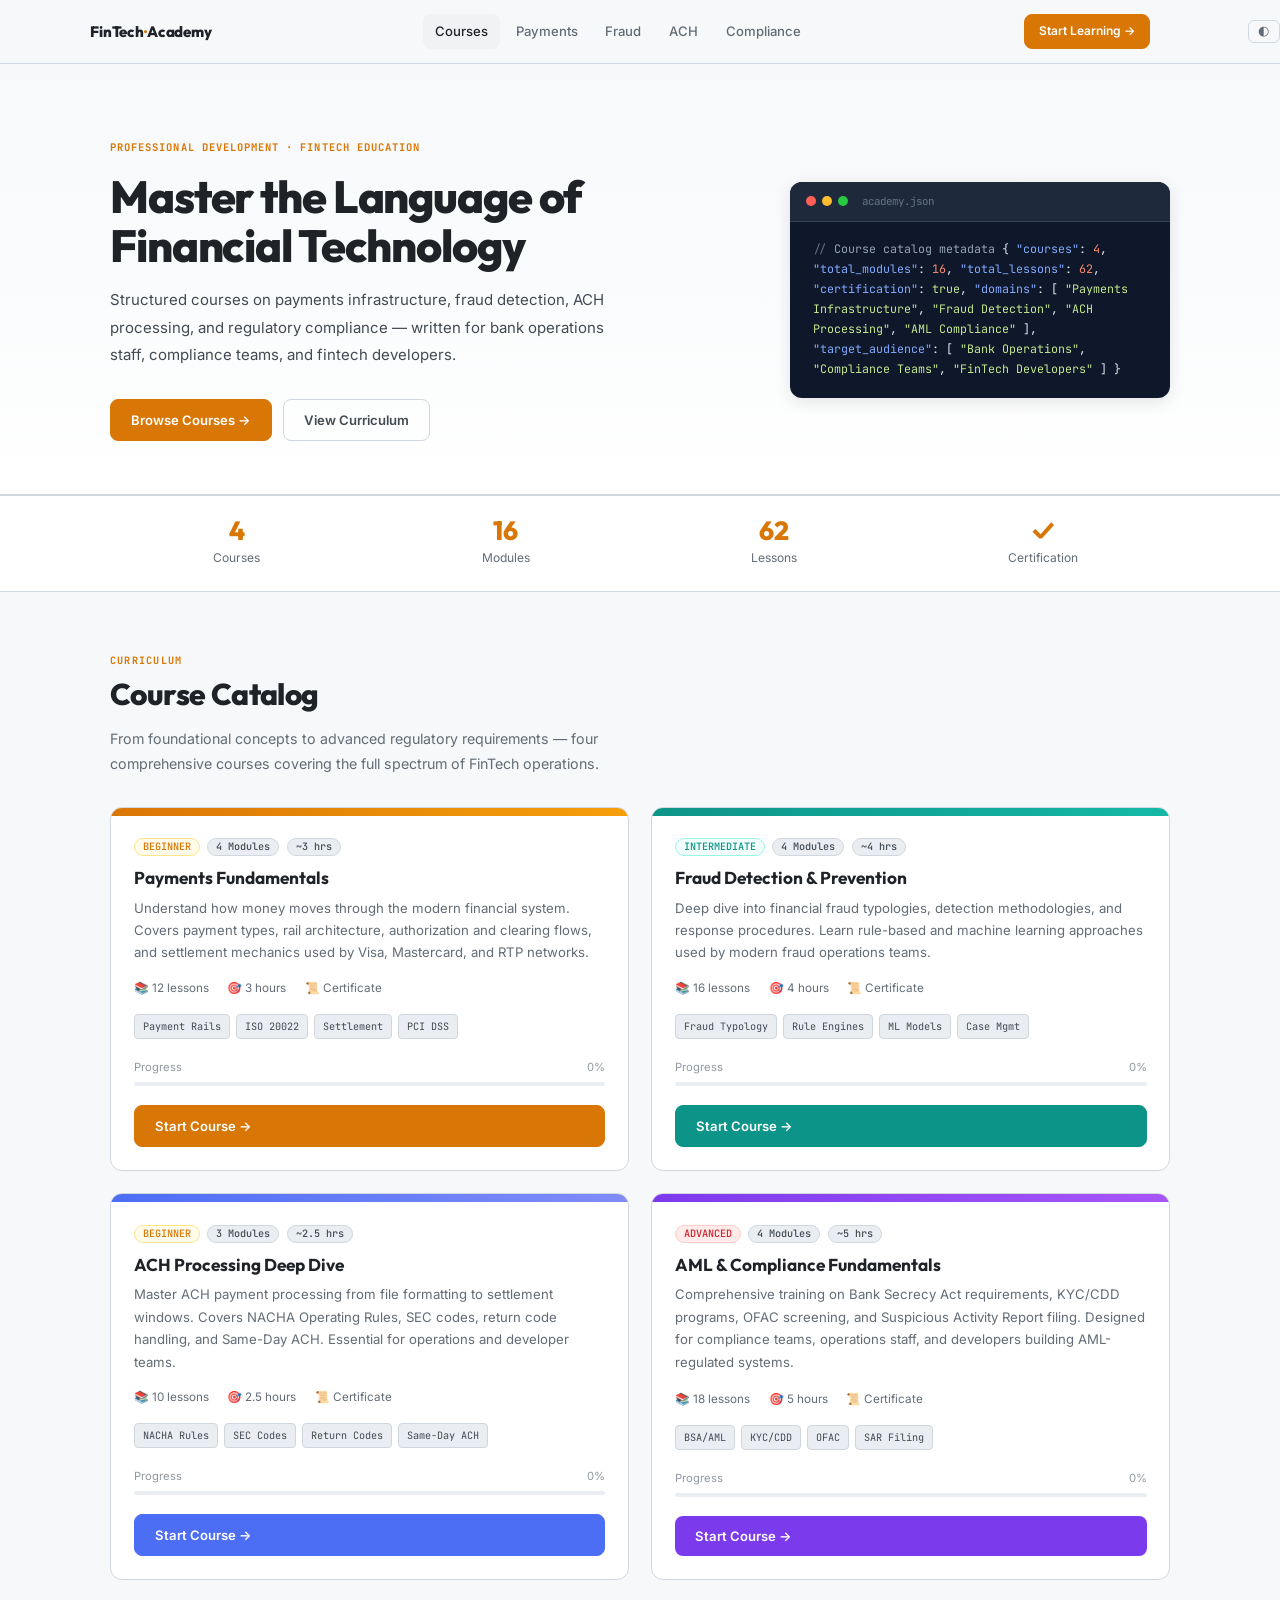
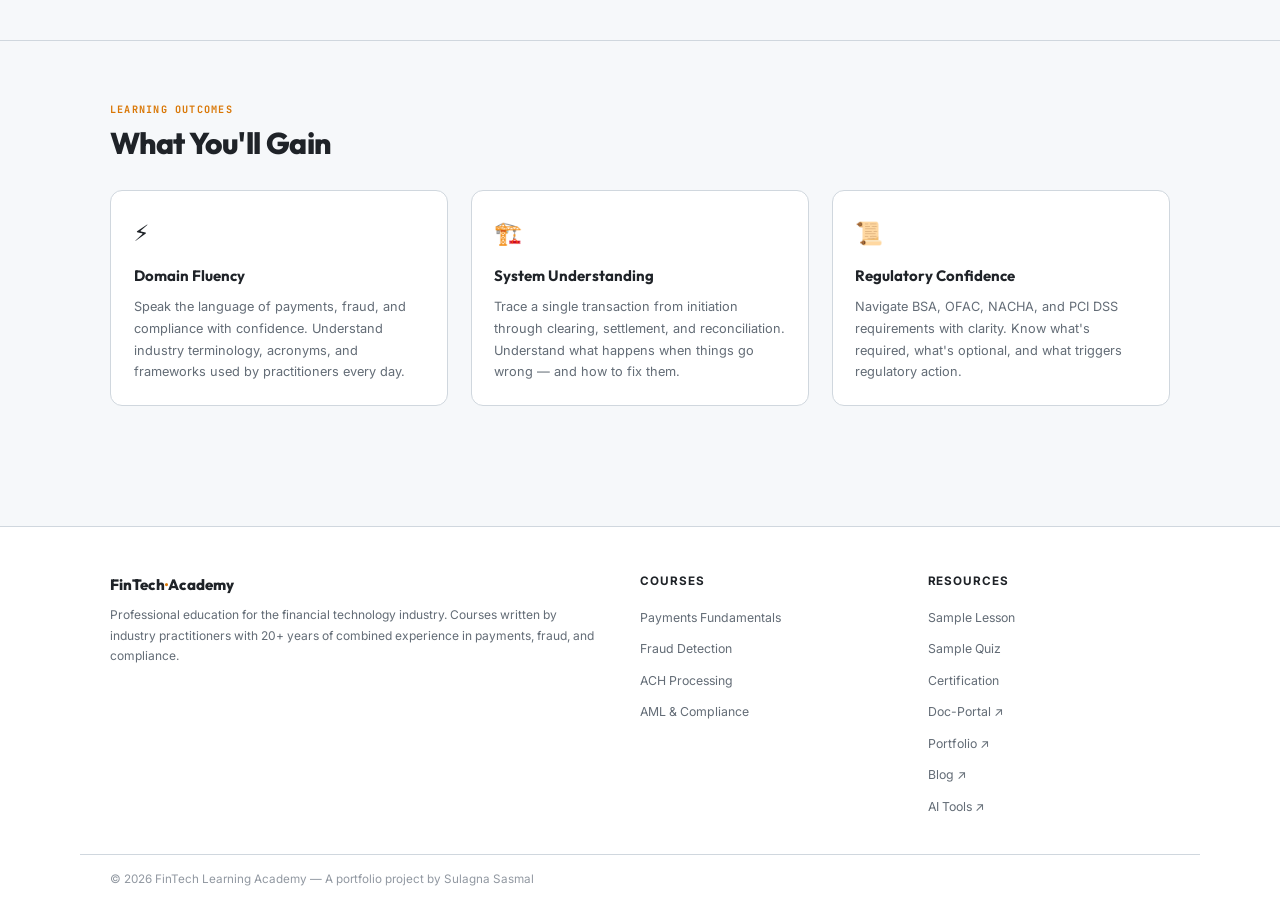
<file: index.html>
<!DOCTYPE html>
<html lang="en">
<head>
<meta charset="UTF-8">
<meta name="viewport" content="width=device-width, initial-scale=1.0">
<meta name="description" content="FinTech Learning Academy — structured courses on payments, fraud detection, ACH processing, and compliance. Professional development for bank employees and fintech developers.">
<title>FinTech Learning Academy — Payments, Fraud & Compliance Courses</title>
<link rel="stylesheet" href="assets/css/style.css">
<link rel="icon" href="data:image/svg+xml,<svg xmlns='http://www.w3.org/2000/svg' viewBox='0 0 100 100'><text y='.9em' font-size='90'>🎓</text></svg>">
<script>(function(){var t=localStorage.getItem("theme");if(t)document.documentElement.setAttribute("data-theme",t);else if(window.matchMedia("(prefers-color-scheme:dark)").matches)document.documentElement.setAttribute("data-theme","dark");else document.documentElement.setAttribute("data-theme","light");})()</script>
</head>
<body>

<!-- NAV -->
<nav class="nav">
  <div class="nav-inner">
    <a href="index.html" class="nav-brand">FinTech<span>·</span>Academy</a>
    <div class="nav-links">
      <a href="index.html"         class="nav-link active">Courses</a>
      <a href="course-payments.html" class="nav-link">Payments</a>
      <a href="course-fraud.html"    class="nav-link">Fraud</a>
      <a href="course-ach.html"      class="nav-link">ACH</a>
      <a href="course-compliance.html" class="nav-link">Compliance</a>
    </div>
    <div class="nav-actions">
      <a href="course-payments.html" class="btn btn-primary btn-sm">Start Learning →</a>
    </div>
  </div>
  <button class="theme-toggle" id="theme-toggle" aria-label="Toggle dark mode">&#9680;</button>
</nav>

<!-- HERO -->
<section class="hero">
  <div class="hero-inner">
    <div>
      <p class="hero-eyebrow">PROFESSIONAL DEVELOPMENT · FINTECH EDUCATION</p>
      <h1>Master the Language of Financial Technology</h1>
      <p class="hero-sub">Structured courses on payments infrastructure, fraud detection, ACH processing, and regulatory compliance — written for bank operations staff, compliance teams, and fintech developers.</p>
      <div class="hero-actions">
        <a href="course-payments.html" class="btn btn-primary">Browse Courses →</a>
        <a href="#courses" class="btn btn-outline">View Curriculum</a>
      </div>
    </div>
    <div>
      <div style="background:var(--code-bg);border-radius:12px;padding:0;overflow:hidden;font-family:var(--font-mono);font-size:0.78rem;line-height:1.7;box-shadow:var(--shadow-lg);">
        <div style="background:#1e293b;padding:10px 16px;display:flex;align-items:center;gap:6px;border-bottom:1px solid #334155;">
          <span style="width:10px;height:10px;border-radius:50%;background:#ff5f57;display:inline-block;"></span>
          <span style="width:10px;height:10px;border-radius:50%;background:#febc2e;display:inline-block;"></span>
          <span style="width:10px;height:10px;border-radius:50%;background:#28c840;display:inline-block;"></span>
          <span style="margin-left:8px;color:#64748b;font-size:0.72rem;">academy.json</span>
        </div>
        <div style="padding:1.25rem 1.5rem;color:#e2e8f0;">
<span style="color:#64748b">//</span> <span style="color:#94a3b8">Course catalog metadata</span>
{
  <span style="color:#82aaff">"courses"</span>: <span style="color:#f78c6c">4</span>,
  <span style="color:#82aaff">"total_modules"</span>: <span style="color:#f78c6c">16</span>,
  <span style="color:#82aaff">"total_lessons"</span>: <span style="color:#f78c6c">62</span>,
  <span style="color:#82aaff">"certification"</span>: <span style="color:#c3e88d">true</span>,
  <span style="color:#82aaff">"domains"</span>: [
    <span style="color:#c3e88d">"Payments Infrastructure"</span>,
    <span style="color:#c3e88d">"Fraud Detection"</span>,
    <span style="color:#c3e88d">"ACH Processing"</span>,
    <span style="color:#c3e88d">"AML Compliance"</span>
  ],
  <span style="color:#82aaff">"target_audience"</span>: [
    <span style="color:#c3e88d">"Bank Operations"</span>,
    <span style="color:#c3e88d">"Compliance Teams"</span>,
    <span style="color:#c3e88d">"FinTech Developers"</span>
  ]
}
        </div>
      </div>
    </div>
  </div>
</section>

<!-- STATS STRIP -->
<div class="stats-strip">
  <div class="stats-grid">
    <div class="stat-item">
      <span class="stat-number">4</span>
      <div class="stat-label">Courses</div>
    </div>
    <div class="stat-item">
      <span class="stat-number">16</span>
      <div class="stat-label">Modules</div>
    </div>
    <div class="stat-item">
      <span class="stat-number">62</span>
      <div class="stat-label">Lessons</div>
    </div>
    <div class="stat-item">
      <span class="stat-number">✓</span>
      <div class="stat-label">Certification</div>
    </div>
  </div>
</div>

<!-- COURSE CATALOG -->
<section class="section" id="courses">
  <div class="container">
    <p class="section-label">Curriculum</p>
    <h2 class="section-title">Course Catalog</h2>
    <p class="section-sub">From foundational concepts to advanced regulatory requirements — four comprehensive courses covering the full spectrum of FinTech operations.</p>

    <div class="course-grid">

      <!-- Course 1: Payments Fundamentals -->
      <a class="course-card" href="course-payments.html">
        <div class="course-header course-header-amber"></div>
        <div class="course-body">
          <div class="course-meta">
            <span class="badge badge-amber">BEGINNER</span>
            <span class="badge badge-gray">4 Modules</span>
            <span class="badge badge-gray">~3 hrs</span>
          </div>
          <div class="course-title">Payments Fundamentals</div>
          <p class="course-desc">Understand how money moves through the modern financial system. Covers payment types, rail architecture, authorization and clearing flows, and settlement mechanics used by Visa, Mastercard, and RTP networks.</p>
          <div class="course-stats">
            <span>📚 12 lessons</span>
            <span>🎯 3 hours</span>
            <span>📜 Certificate</span>
          </div>
          <div class="skills-list">
            <span class="skill-chip">Payment Rails</span>
            <span class="skill-chip">ISO 20022</span>
            <span class="skill-chip">Settlement</span>
            <span class="skill-chip">PCI DSS</span>
          </div>
          <div class="progress-bar-wrap" data-course="payments" data-total="12">
            <div class="progress-label">
              <span>Progress</span>
              <span class="progress-pct">0%</span>
            </div>
            <div class="progress-bar"><div class="progress-fill" style="width:0%"></div></div>
          </div>
          <div class="btn btn-primary">Start Course →</div>
        </div>
      </a>

      <!-- Course 2: Fraud Detection -->
      <a class="course-card" href="course-fraud.html">
        <div class="course-header course-header-teal"></div>
        <div class="course-body">
          <div class="course-meta">
            <span class="badge badge-teal">INTERMEDIATE</span>
            <span class="badge badge-gray">4 Modules</span>
            <span class="badge badge-gray">~4 hrs</span>
          </div>
          <div class="course-title">Fraud Detection &amp; Prevention</div>
          <p class="course-desc">Deep dive into financial fraud typologies, detection methodologies, and response procedures. Learn rule-based and machine learning approaches used by modern fraud operations teams.</p>
          <div class="course-stats">
            <span>📚 16 lessons</span>
            <span>🎯 4 hours</span>
            <span>📜 Certificate</span>
          </div>
          <div class="skills-list">
            <span class="skill-chip">Fraud Typology</span>
            <span class="skill-chip">Rule Engines</span>
            <span class="skill-chip">ML Models</span>
            <span class="skill-chip">Case Mgmt</span>
          </div>
          <div class="progress-bar-wrap" data-course="fraud" data-total="16">
            <div class="progress-label">
              <span>Progress</span>
              <span class="progress-pct">0%</span>
            </div>
            <div class="progress-bar"><div class="progress-fill" style="width:0%"></div></div>
          </div>
          <div class="btn btn-teal">Start Course →</div>
        </div>
      </a>

      <!-- Course 3: ACH Processing -->
      <a class="course-card" href="course-ach.html">
        <div class="course-header course-header-indigo"></div>
        <div class="course-body">
          <div class="course-meta">
            <span class="badge badge-amber">BEGINNER</span>
            <span class="badge badge-gray">3 Modules</span>
            <span class="badge badge-gray">~2.5 hrs</span>
          </div>
          <div class="course-title">ACH Processing Deep Dive</div>
          <p class="course-desc">Master ACH payment processing from file formatting to settlement windows. Covers NACHA Operating Rules, SEC codes, return code handling, and Same-Day ACH. Essential for operations and developer teams.</p>
          <div class="course-stats">
            <span>📚 10 lessons</span>
            <span>🎯 2.5 hours</span>
            <span>📜 Certificate</span>
          </div>
          <div class="skills-list">
            <span class="skill-chip">NACHA Rules</span>
            <span class="skill-chip">SEC Codes</span>
            <span class="skill-chip">Return Codes</span>
            <span class="skill-chip">Same-Day ACH</span>
          </div>
          <div class="progress-bar-wrap" data-course="ach" data-total="10">
            <div class="progress-label">
              <span>Progress</span>
              <span class="progress-pct">0%</span>
            </div>
            <div class="progress-bar"><div class="progress-fill" style="width:0%"></div></div>
          </div>
          <div class="btn btn-indigo">Start Course →</div>
        </div>
      </a>

      <!-- Course 4: AML & Compliance -->
      <a class="course-card" href="course-compliance.html">
        <div class="course-header course-header-purple"></div>
        <div class="course-body">
          <div class="course-meta">
            <span class="badge badge-red">ADVANCED</span>
            <span class="badge badge-gray">4 Modules</span>
            <span class="badge badge-gray">~5 hrs</span>
          </div>
          <div class="course-title">AML &amp; Compliance Fundamentals</div>
          <p class="course-desc">Comprehensive training on Bank Secrecy Act requirements, KYC/CDD programs, OFAC screening, and Suspicious Activity Report filing. Designed for compliance teams, operations staff, and developers building AML-regulated systems.</p>
          <div class="course-stats">
            <span>📚 18 lessons</span>
            <span>🎯 5 hours</span>
            <span>📜 Certificate</span>
          </div>
          <div class="skills-list">
            <span class="skill-chip">BSA/AML</span>
            <span class="skill-chip">KYC/CDD</span>
            <span class="skill-chip">OFAC</span>
            <span class="skill-chip">SAR Filing</span>
          </div>
          <div class="progress-bar-wrap" data-course="compliance" data-total="18">
            <div class="progress-label">
              <span>Progress</span>
              <span class="progress-pct">0%</span>
            </div>
            <div class="progress-bar"><div class="progress-fill" style="width:0%"></div></div>
          </div>
          <div class="btn" style="background:var(--purple);color:#fff;border-color:var(--purple);">Start Course →</div>
        </div>
      </a>

    </div>
  </div>
</section>

<hr class="divider-line">

<!-- WHAT YOU'LL LEARN -->
<section class="section">
  <div class="container">
    <p class="section-label">Learning Outcomes</p>
    <h2 class="section-title">What You'll Gain</h2>
    <div style="display:grid;grid-template-columns:repeat(3,1fr);gap:1.5rem;margin-top:2rem;">
      <div style="background:var(--bg-card);border:1px solid var(--border);border-radius:var(--radius-lg);padding:1.5rem;">
        <div style="font-size:1.5rem;margin-bottom:0.75rem;">⚡</div>
        <div style="font-family:var(--font-display);font-weight:700;color:var(--text);margin-bottom:0.5rem;">Domain Fluency</div>
        <p style="font-size:0.85rem;color:var(--text-3);line-height:1.7;">Speak the language of payments, fraud, and compliance with confidence. Understand industry terminology, acronyms, and frameworks used by practitioners every day.</p>
      </div>
      <div style="background:var(--bg-card);border:1px solid var(--border);border-radius:var(--radius-lg);padding:1.5rem;">
        <div style="font-size:1.5rem;margin-bottom:0.75rem;">🏗️</div>
        <div style="font-family:var(--font-display);font-weight:700;color:var(--text);margin-bottom:0.5rem;">System Understanding</div>
        <p style="font-size:0.85rem;color:var(--text-3);line-height:1.7;">Trace a single transaction from initiation through clearing, settlement, and reconciliation. Understand what happens when things go wrong — and how to fix them.</p>
      </div>
      <div style="background:var(--bg-card);border:1px solid var(--border);border-radius:var(--radius-lg);padding:1.5rem;">
        <div style="font-size:1.5rem;margin-bottom:0.75rem;">📜</div>
        <div style="font-family:var(--font-display);font-weight:700;color:var(--text);margin-bottom:0.5rem;">Regulatory Confidence</div>
        <p style="font-size:0.85rem;color:var(--text-3);line-height:1.7;">Navigate BSA, OFAC, NACHA, and PCI DSS requirements with clarity. Know what's required, what's optional, and what triggers regulatory action.</p>
      </div>
    </div>
  </div>
</section>

<!-- FOOTER -->
<footer class="footer">
  <div class="footer-grid">
    <div>
      <div class="footer-brand">FinTech<span>·</span>Academy</div>
      <p class="footer-desc" style="margin-top:0.5rem;">Professional education for the financial technology industry. Courses written by industry practitioners with 20+ years of combined experience in payments, fraud, and compliance.</p>
    </div>
    <div>
      <div class="footer-col-title">Courses</div>
      <ul class="footer-links">
        <li><a href="course-payments.html">Payments Fundamentals</a></li>
        <li><a href="course-fraud.html">Fraud Detection</a></li>
        <li><a href="course-ach.html">ACH Processing</a></li>
        <li><a href="course-compliance.html">AML &amp; Compliance</a></li>
      </ul>
    </div>
    <div>
      <div class="footer-col-title">Resources</div>
      <ul class="footer-links">
        <li><a href="lesson.html">Sample Lesson</a></li>
        <li><a href="quiz.html">Sample Quiz</a></li>
        <li><a href="certificate.html">Certification</a></li>
        <li><a href="https://sulagnasasmal.github.io/doc-portal/">Doc-Portal ↗</a></li>
        <li><a href="https://sulagnasasmal.com/" target="_blank" rel="noopener">Portfolio ↗</a></li>
        <li><a href="https://sulagnasasmal.com/blog" target="_blank" rel="noopener">Blog ↗</a></li>
        <li><a href="https://sulagnasasmal.github.io/ai-doc-tools/" target="_blank" rel="noopener">AI Tools ↗</a></li>
      </ul>
    </div>
  </div>
  <div class="footer-bottom">
    <span class="footer-copyright">© 2026 FinTech Learning Academy — A portfolio project by Sulagna Sasmal</span>
  </div>
</footer>

<script src="assets/js/progress.js"></script>
<script src="assets/js/theme.js"></script>
</body>
</html>
</file>
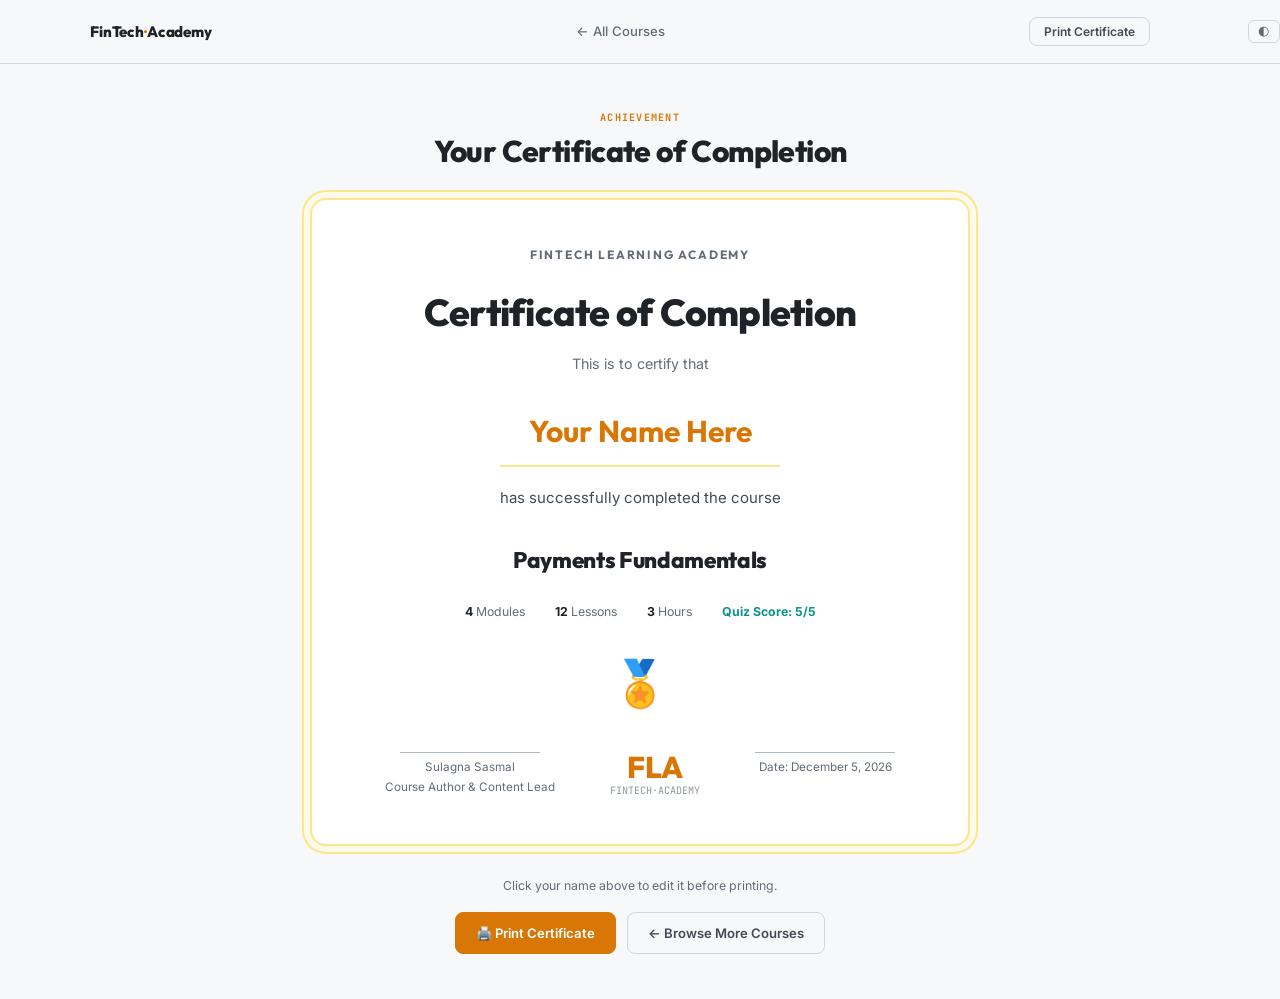
<file: certificate.html>
<!DOCTYPE html>
<html lang="en">
<head>
<meta charset="UTF-8">
<meta name="viewport" content="width=device-width, initial-scale=1.0">
<title>Certificate of Completion — FinTech Learning Academy</title>
<link rel="stylesheet" href="assets/css/style.css">
<link rel="icon" href="data:image/svg+xml,<svg xmlns='http://www.w3.org/2000/svg' viewBox='0 0 100 100'><text y='.9em' font-size='90'>🎓</text></svg>">
<script>(function(){var t=localStorage.getItem("theme");if(t)document.documentElement.setAttribute("data-theme",t);else if(window.matchMedia("(prefers-color-scheme:dark)").matches)document.documentElement.setAttribute("data-theme","dark");else document.documentElement.setAttribute("data-theme","light");})()</script>
</head>
<body>

<nav class="nav">
  <div class="nav-inner">
    <a href="index.html" class="nav-brand">FinTech<span>·</span>Academy</a>
    <div class="nav-links">
      <a href="index.html" class="nav-link">← All Courses</a>
    </div>
    <div class="nav-actions">
      <button class="btn btn-outline btn-sm" onclick="window.print()">Print Certificate</button>
    </div>
  </div>
  <button class="theme-toggle" id="theme-toggle" aria-label="Toggle dark mode">&#9680;</button>
</nav>

<div class="certificate-wrap">
  <div style="text-align:center;margin-bottom:2rem;">
    <p class="section-label">Achievement</p>
    <h1 class="section-title">Your Certificate of Completion</h1>
  </div>

  <div class="certificate-frame">
    <div class="certificate-header">FinTech Learning Academy</div>
    <div class="certificate-title">Certificate of Completion</div>
    <div class="certificate-sub">This is to certify that</div>
    <div class="certificate-name" id="cert-name" contenteditable="true" title="Click to edit your name">Your Name Here</div>
    <p class="certificate-course" style="margin-top:0.75rem;">has successfully completed the course</p>
    <h2 style="font-family:var(--font-display);font-size:1.5rem;font-weight:800;color:var(--text);margin:0.5rem 0 1.5rem;letter-spacing:-0.015em;">Payments Fundamentals</h2>
    <div style="display:flex;gap:2rem;justify-content:center;font-size:0.82rem;color:var(--text-3);margin-bottom:1.5rem;">
      <span><strong style="color:var(--text);">4</strong> Modules</span>
      <span><strong style="color:var(--text);">12</strong> Lessons</span>
      <span><strong style="color:var(--text);">3</strong> Hours</span>
      <span><strong style="color:var(--teal);">Quiz Score: 5/5</strong></span>
    </div>
    <div class="certificate-seal">🏅</div>
    <div class="certificate-footer">
      <div class="certificate-sig">
        <div class="certificate-sig-line"></div>
        <div class="certificate-sig-name">Sulagna Sasmal<br>Course Author & Content Lead</div>
      </div>
      <div style="text-align:center;">
        <div style="font-family:var(--font-display);font-size:2rem;font-weight:800;color:var(--amber);line-height:1;">FLA</div>
        <div style="font-size:0.68rem;color:var(--text-4);font-family:var(--font-mono);">FINTECH·ACADEMY</div>
      </div>
      <div class="certificate-sig">
        <div class="certificate-sig-line"></div>
        <div class="certificate-sig-name" id="cert-date">Date: <span id="completion-date"></span></div>
      </div>
    </div>
  </div>

  <div style="text-align:center;margin-top:2rem;">
    <p style="font-size:0.82rem;color:var(--text-3);margin-bottom:1rem;">Click your name above to edit it before printing.</p>
    <div style="display:flex;gap:0.75rem;justify-content:center;flex-wrap:wrap;">
      <button class="btn btn-primary" onclick="window.print()">🖨️ Print Certificate</button>
      <a href="index.html" class="btn btn-outline">← Browse More Courses</a>
    </div>
  </div>
</div>

<script>
  // Set today's date
  document.getElementById('completion-date').textContent = new Date().toLocaleDateString('en-US', { year: 'numeric', month: 'long', day: 'numeric' });
</script>
<script src="assets/js/progress.js"></script>
<script src="assets/js/theme.js"></script>
</body>
</html>
</file>
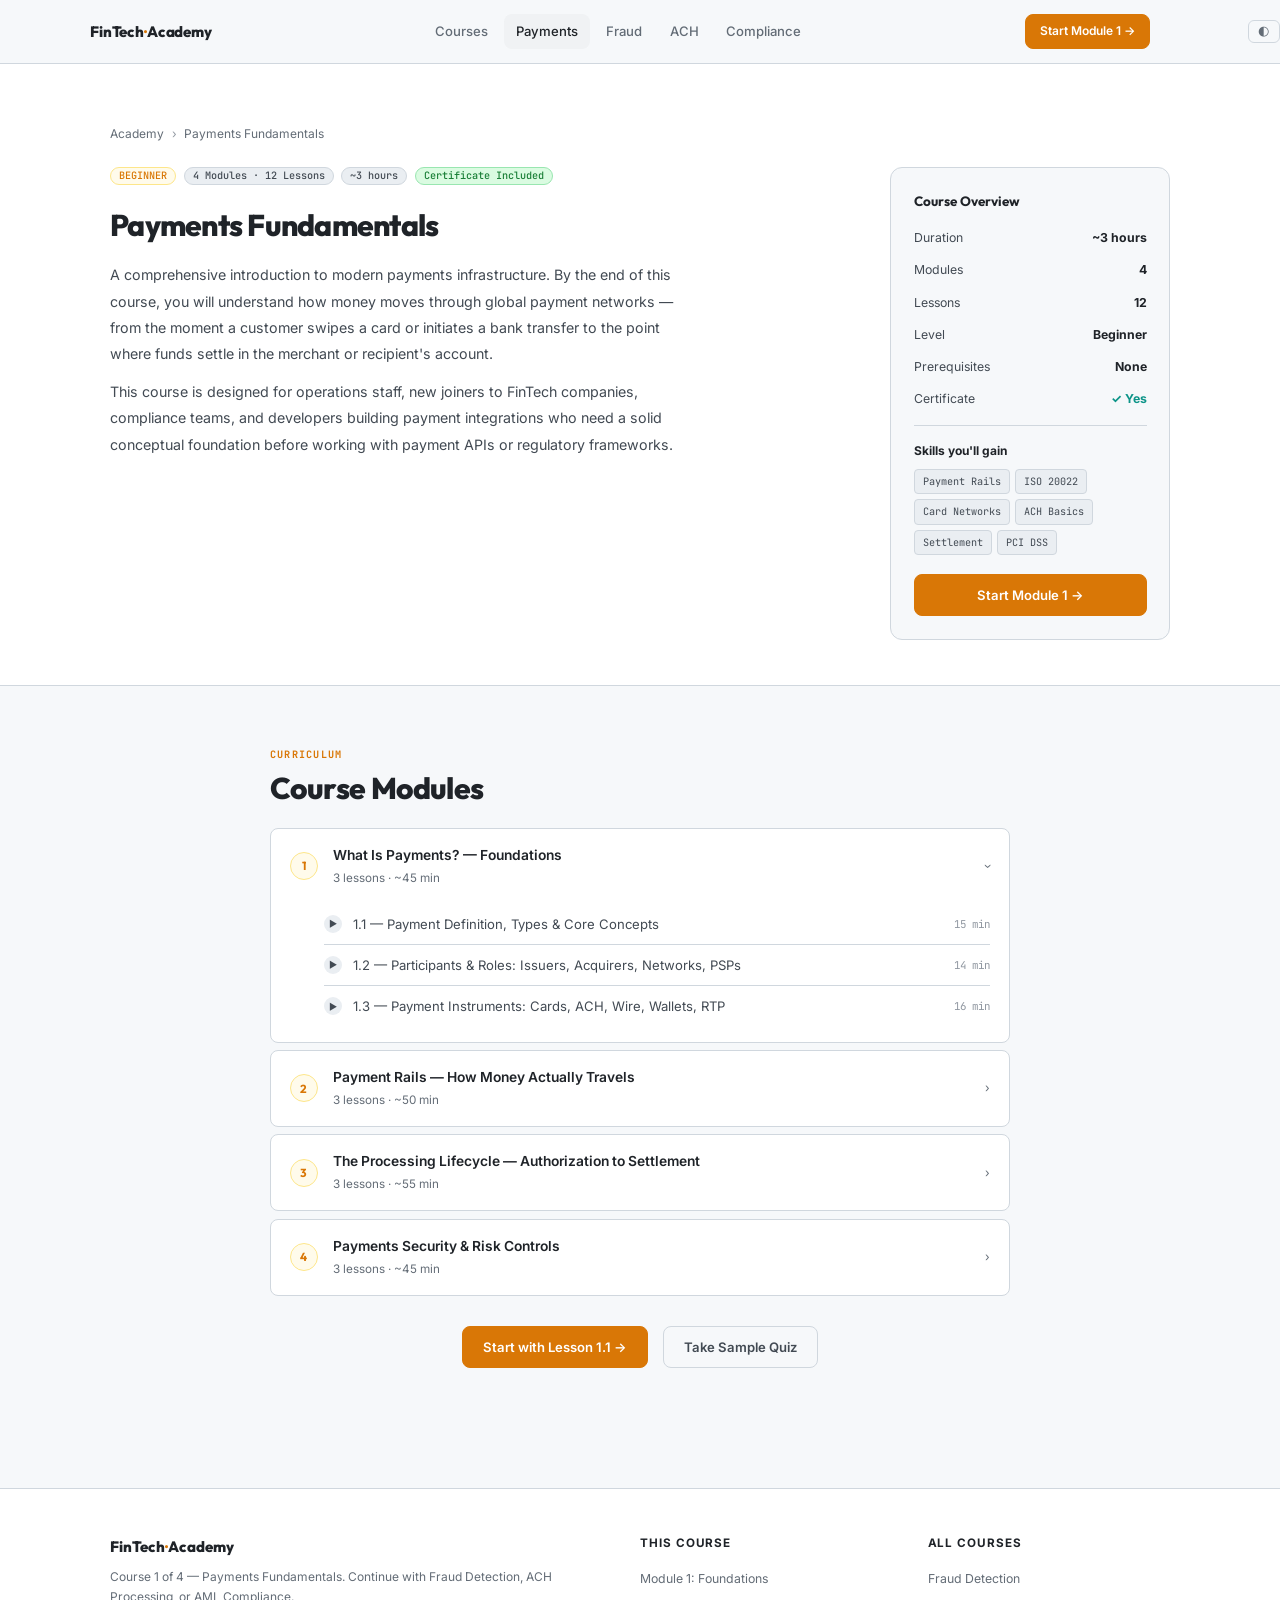
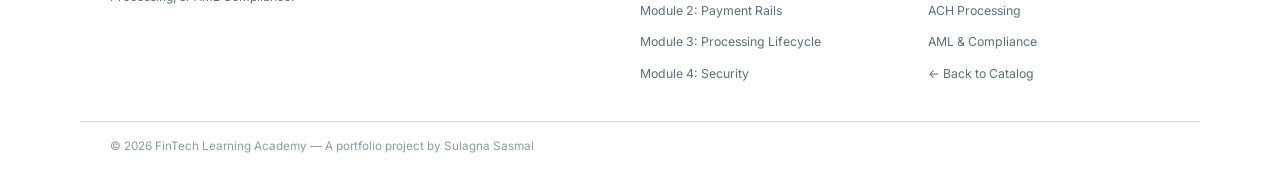
<file: course-payments.html>
<!DOCTYPE html>
<html lang="en">
<head>
<meta charset="UTF-8">
<meta name="viewport" content="width=device-width, initial-scale=1.0">
<title>Payments Fundamentals — FinTech Learning Academy</title>
<link rel="stylesheet" href="assets/css/style.css">
<link rel="icon" href="data:image/svg+xml,<svg xmlns='http://www.w3.org/2000/svg' viewBox='0 0 100 100'><text y='.9em' font-size='90'>🎓</text></svg>">
<script>(function(){var t=localStorage.getItem("theme");if(t)document.documentElement.setAttribute("data-theme",t);else if(window.matchMedia("(prefers-color-scheme:dark)").matches)document.documentElement.setAttribute("data-theme","dark");else document.documentElement.setAttribute("data-theme","light");})()</script>
</head>
<body>

<nav class="nav">
  <div class="nav-inner">
    <a href="index.html" class="nav-brand">FinTech<span>·</span>Academy</a>
    <div class="nav-links">
      <a href="index.html" class="nav-link">Courses</a>
      <a href="course-payments.html" class="nav-link active">Payments</a>
      <a href="course-fraud.html" class="nav-link">Fraud</a>
      <a href="course-ach.html" class="nav-link">ACH</a>
      <a href="course-compliance.html" class="nav-link">Compliance</a>
    </div>
    <div class="nav-actions">
      <a href="lesson.html" class="btn btn-primary btn-sm">Start Module 1 →</a>
    </div>
  </div>
  <button class="theme-toggle" id="theme-toggle" aria-label="Toggle dark mode">&#9680;</button>
</nav>

<!-- COURSE HERO -->
<section style="background:var(--bg-card);border-bottom:1px solid var(--border);padding:3rem 0;">
  <div class="container">
    <div class="breadcrumb">
      <a href="index.html">Academy</a>
      <span class="breadcrumb-sep">›</span>
      <span>Payments Fundamentals</span>
    </div>
    <div style="display:grid;grid-template-columns:1fr 280px;gap:3rem;align-items:start;margin-top:0.5rem;">
      <div>
        <div style="display:flex;gap:0.5rem;margin-bottom:1rem;flex-wrap:wrap;">
          <span class="badge badge-amber">BEGINNER</span>
          <span class="badge badge-gray">4 Modules · 12 Lessons</span>
          <span class="badge badge-gray">~3 hours</span>
          <span class="badge badge-green">Certificate Included</span>
        </div>
        <h1 style="font-family:var(--font-display);font-size:2rem;font-weight:800;color:var(--text);letter-spacing:-0.025em;margin-bottom:0.75rem;">Payments Fundamentals</h1>
        <p style="color:var(--text-2);font-size:0.95rem;line-height:1.85;max-width:580px;">
          A comprehensive introduction to modern payments infrastructure. By the end of this course, you will understand how money moves through global payment networks — from the moment a customer swipes a card or initiates a bank transfer to the point where funds settle in the merchant or recipient's account.
        </p>
        <p style="color:var(--text-2);font-size:0.95rem;line-height:1.85;max-width:580px;margin-top:0.75rem;">
          This course is designed for operations staff, new joiners to FinTech companies, compliance teams, and developers building payment integrations who need a solid conceptual foundation before working with payment APIs or regulatory frameworks.
        </p>
      </div>
      <div>
        <div style="background:var(--bg);border:1px solid var(--border);border-radius:var(--radius-lg);padding:1.5rem;">
          <div style="font-family:var(--font-display);font-weight:700;color:var(--text);margin-bottom:1rem;font-size:0.9rem;">Course Overview</div>
          <div style="display:flex;flex-direction:column;gap:0.75rem;font-size:0.82rem;color:var(--text-2);">
            <div style="display:flex;justify-content:space-between;"><span>Duration</span><strong style="color:var(--text);">~3 hours</strong></div>
            <div style="display:flex;justify-content:space-between;"><span>Modules</span><strong style="color:var(--text);">4</strong></div>
            <div style="display:flex;justify-content:space-between;"><span>Lessons</span><strong style="color:var(--text);">12</strong></div>
            <div style="display:flex;justify-content:space-between;"><span>Level</span><strong style="color:var(--text);">Beginner</strong></div>
            <div style="display:flex;justify-content:space-between;"><span>Prerequisites</span><strong style="color:var(--text);">None</strong></div>
            <div style="display:flex;justify-content:space-between;"><span>Certificate</span><strong style="color:var(--teal);">✓ Yes</strong></div>
          </div>
          <hr style="border:none;border-top:1px solid var(--border);margin:1rem 0;">
          <div style="font-size:0.8rem;font-weight:700;color:var(--text);margin-bottom:0.5rem;">Skills you'll gain</div>
          <div style="display:flex;flex-wrap:wrap;gap:0.35rem;">
            <span class="skill-chip">Payment Rails</span>
            <span class="skill-chip">ISO 20022</span>
            <span class="skill-chip">Card Networks</span>
            <span class="skill-chip">ACH Basics</span>
            <span class="skill-chip">Settlement</span>
            <span class="skill-chip">PCI DSS</span>
          </div>
          <a href="lesson.html" class="btn btn-primary" style="width:100%;justify-content:center;margin-top:1.25rem;">Start Module 1 →</a>
        </div>
      </div>
    </div>
  </div>
</section>

<!-- MODULES -->
<section class="section">
  <div class="container-narrow">
    <p class="section-label">Curriculum</p>
    <h2 class="section-title">Course Modules</h2>

    <div class="module-list">

      <!-- Module 1 -->
      <div class="module-item open">
        <div class="module-header">
          <div class="module-number">1</div>
          <div class="module-title-wrap">
            <div class="module-title">What Is Payments? — Foundations</div>
            <div class="module-subtitle">3 lessons · ~45 min</div>
          </div>
          <span class="module-chevron">›</span>
        </div>
        <div class="module-lessons">
          <a href="lesson.html" class="lesson-link">
            <div class="lesson-icon">▶</div>
            <span>1.1 — Payment Definition, Types &amp; Core Concepts</span>
            <span class="lesson-duration">15 min</span>
          </a>
          <a href="#" class="lesson-link">
            <div class="lesson-icon">▶</div>
            <span>1.2 — Participants &amp; Roles: Issuers, Acquirers, Networks, PSPs</span>
            <span class="lesson-duration">14 min</span>
          </a>
          <a href="#" class="lesson-link">
            <div class="lesson-icon">▶</div>
            <span>1.3 — Payment Instruments: Cards, ACH, Wire, Wallets, RTP</span>
            <span class="lesson-duration">16 min</span>
          </a>
        </div>
      </div>

      <!-- Module 2 -->
      <div class="module-item">
        <div class="module-header">
          <div class="module-number">2</div>
          <div class="module-title-wrap">
            <div class="module-title">Payment Rails — How Money Actually Travels</div>
            <div class="module-subtitle">3 lessons · ~50 min</div>
          </div>
          <span class="module-chevron">›</span>
        </div>
        <div class="module-lessons">
          <a href="#" class="lesson-link">
            <div class="lesson-icon">▶</div>
            <span>2.1 — Card Networks: Visa, Mastercard, and Four-Party Model</span>
            <span class="lesson-duration">18 min</span>
          </a>
          <a href="#" class="lesson-link">
            <div class="lesson-icon">▶</div>
            <span>2.2 — Real-Time Payments: RTP, FedNow, and Instant Settlement</span>
            <span class="lesson-duration">16 min</span>
          </a>
          <a href="#" class="lesson-link">
            <div class="lesson-icon">▶</div>
            <span>2.3 — Cross-Border Rails: SWIFT, SEPA, and Correspondent Banking</span>
            <span class="lesson-duration">16 min</span>
          </a>
        </div>
      </div>

      <!-- Module 3 -->
      <div class="module-item">
        <div class="module-header">
          <div class="module-number">3</div>
          <div class="module-title-wrap">
            <div class="module-title">The Processing Lifecycle — Authorization to Settlement</div>
            <div class="module-subtitle">3 lessons · ~55 min</div>
          </div>
          <span class="module-chevron">›</span>
        </div>
        <div class="module-lessons">
          <a href="#" class="lesson-link">
            <div class="lesson-icon">▶</div>
            <span>3.1 — Authorization Flow: From Tap to Approval in 2 Seconds</span>
            <span class="lesson-duration">20 min</span>
          </a>
          <a href="#" class="lesson-link">
            <div class="lesson-icon">▶</div>
            <span>3.2 — Clearing &amp; Settlement: T+1, T+2, and Batch Windows</span>
            <span class="lesson-duration">18 min</span>
          </a>
          <a href="#" class="lesson-link">
            <div class="lesson-icon">▶</div>
            <span>3.3 — Reconciliation Basics: Matching, Exceptions, and Disputes</span>
            <span class="lesson-duration">17 min</span>
          </a>
        </div>
      </div>

      <!-- Module 4 -->
      <div class="module-item">
        <div class="module-header">
          <div class="module-number">4</div>
          <div class="module-title-wrap">
            <div class="module-title">Payments Security &amp; Risk Controls</div>
            <div class="module-subtitle">3 lessons · ~45 min</div>
          </div>
          <span class="module-chevron">›</span>
        </div>
        <div class="module-lessons">
          <a href="#" class="lesson-link">
            <div class="lesson-icon">▶</div>
            <span>4.1 — PCI DSS Overview: Scope, Levels, and Compliance Requirements</span>
            <span class="lesson-duration">15 min</span>
          </a>
          <a href="#" class="lesson-link">
            <div class="lesson-icon">▶</div>
            <span>4.2 — Tokenization, Encryption, and 3DS Authentication</span>
            <span class="lesson-duration">16 min</span>
          </a>
          <a href="#" class="lesson-link">
            <div class="lesson-icon">▶</div>
            <span>4.3 — Fraud Controls in the Authorization Path</span>
            <span class="lesson-duration">14 min</span>
          </a>
        </div>
      </div>

    </div>

    <div style="margin-top:2rem;text-align:center;">
      <a href="lesson.html" class="btn btn-primary">Start with Lesson 1.1 →</a>
      <a href="quiz.html" class="btn btn-outline" style="margin-left:0.75rem;">Take Sample Quiz</a>
    </div>
  </div>
</section>

<!-- FOOTER -->
<footer class="footer">
  <div class="footer-grid">
    <div>
      <div class="footer-brand">FinTech<span>·</span>Academy</div>
      <p class="footer-desc" style="margin-top:0.5rem;">Course 1 of 4 — Payments Fundamentals. Continue with Fraud Detection, ACH Processing, or AML Compliance.</p>
    </div>
    <div>
      <div class="footer-col-title">This Course</div>
      <ul class="footer-links">
        <li><a href="lesson.html">Module 1: Foundations</a></li>
        <li><a href="#">Module 2: Payment Rails</a></li>
        <li><a href="#">Module 3: Processing Lifecycle</a></li>
        <li><a href="#">Module 4: Security</a></li>
      </ul>
    </div>
    <div>
      <div class="footer-col-title">All Courses</div>
      <ul class="footer-links">
        <li><a href="course-fraud.html">Fraud Detection</a></li>
        <li><a href="course-ach.html">ACH Processing</a></li>
        <li><a href="course-compliance.html">AML &amp; Compliance</a></li>
        <li><a href="index.html">← Back to Catalog</a></li>
      </ul>
    </div>
  </div>
  <div class="footer-bottom">
    <span class="footer-copyright">© 2026 FinTech Learning Academy — A portfolio project by Sulagna Sasmal</span>
  </div>
</footer>

<script src="assets/js/progress.js"></script>
<script src="assets/js/theme.js"></script>
</body>
</html>
</file>
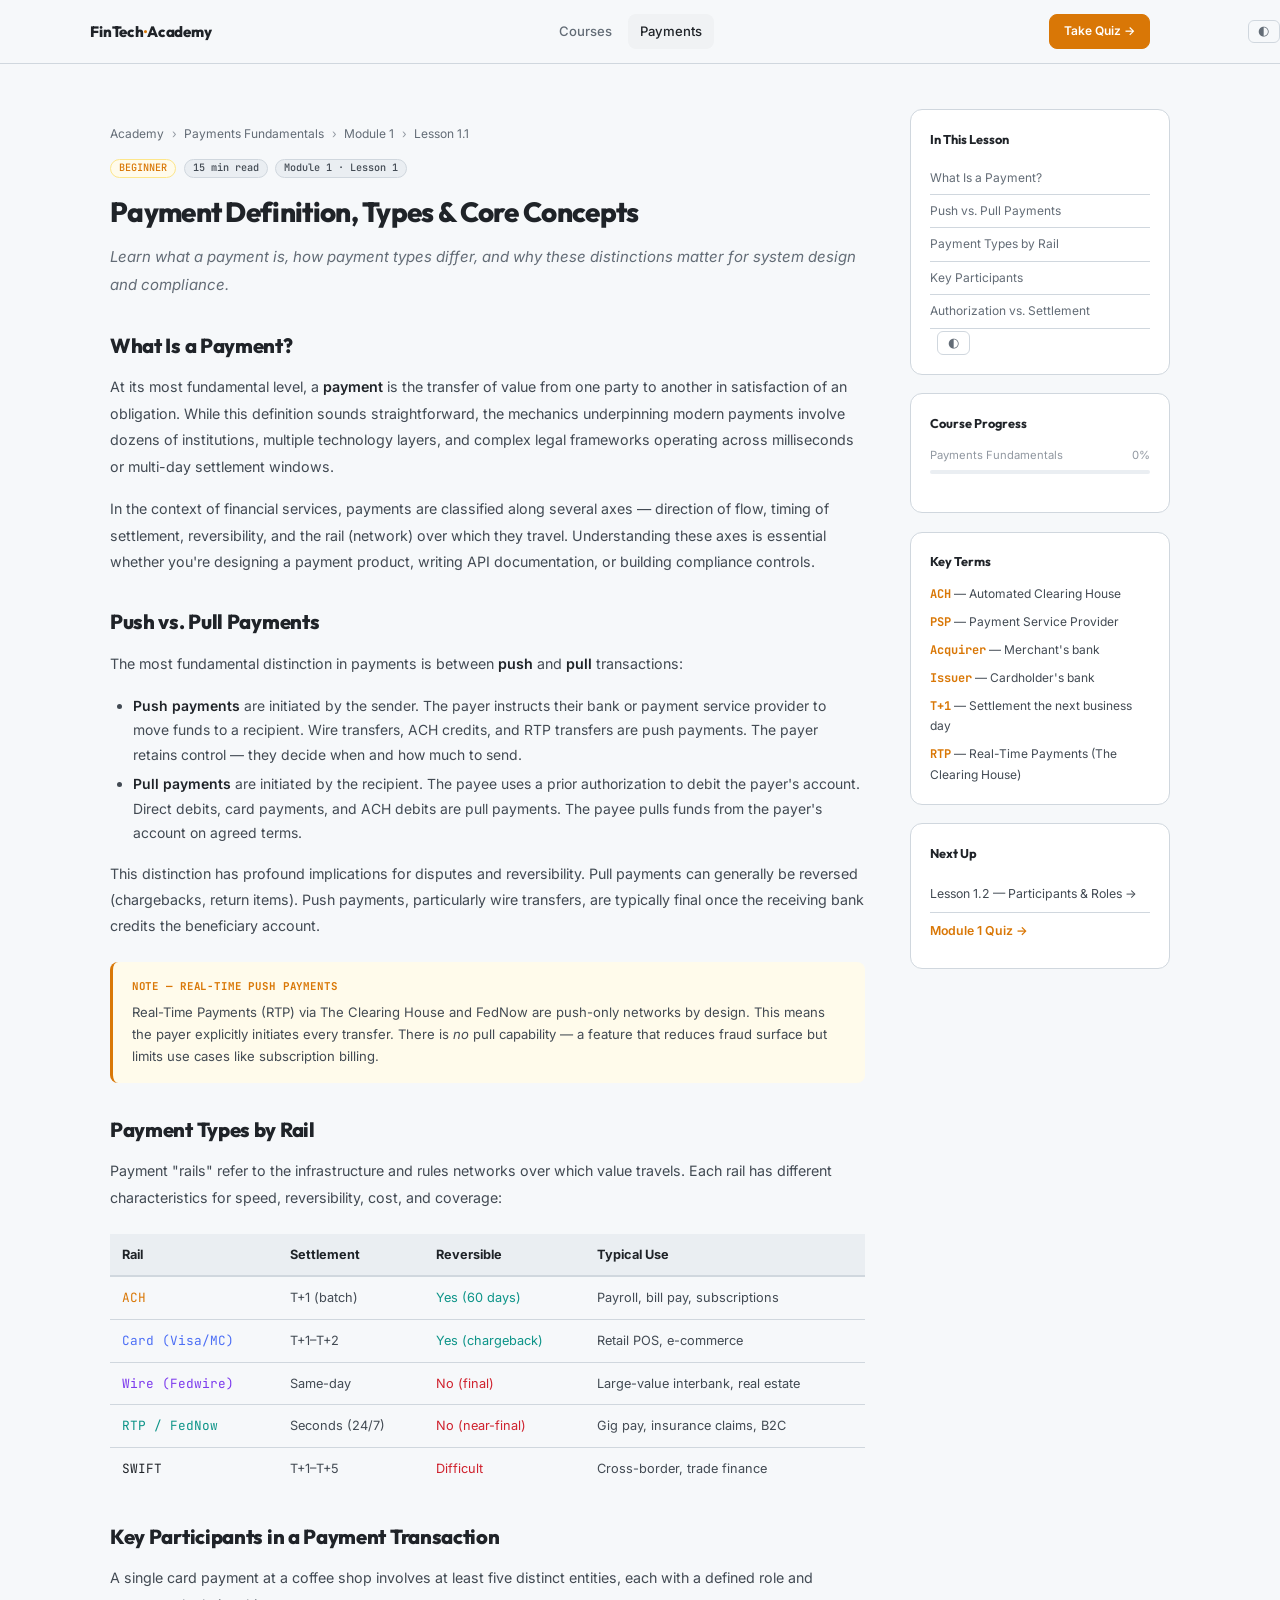
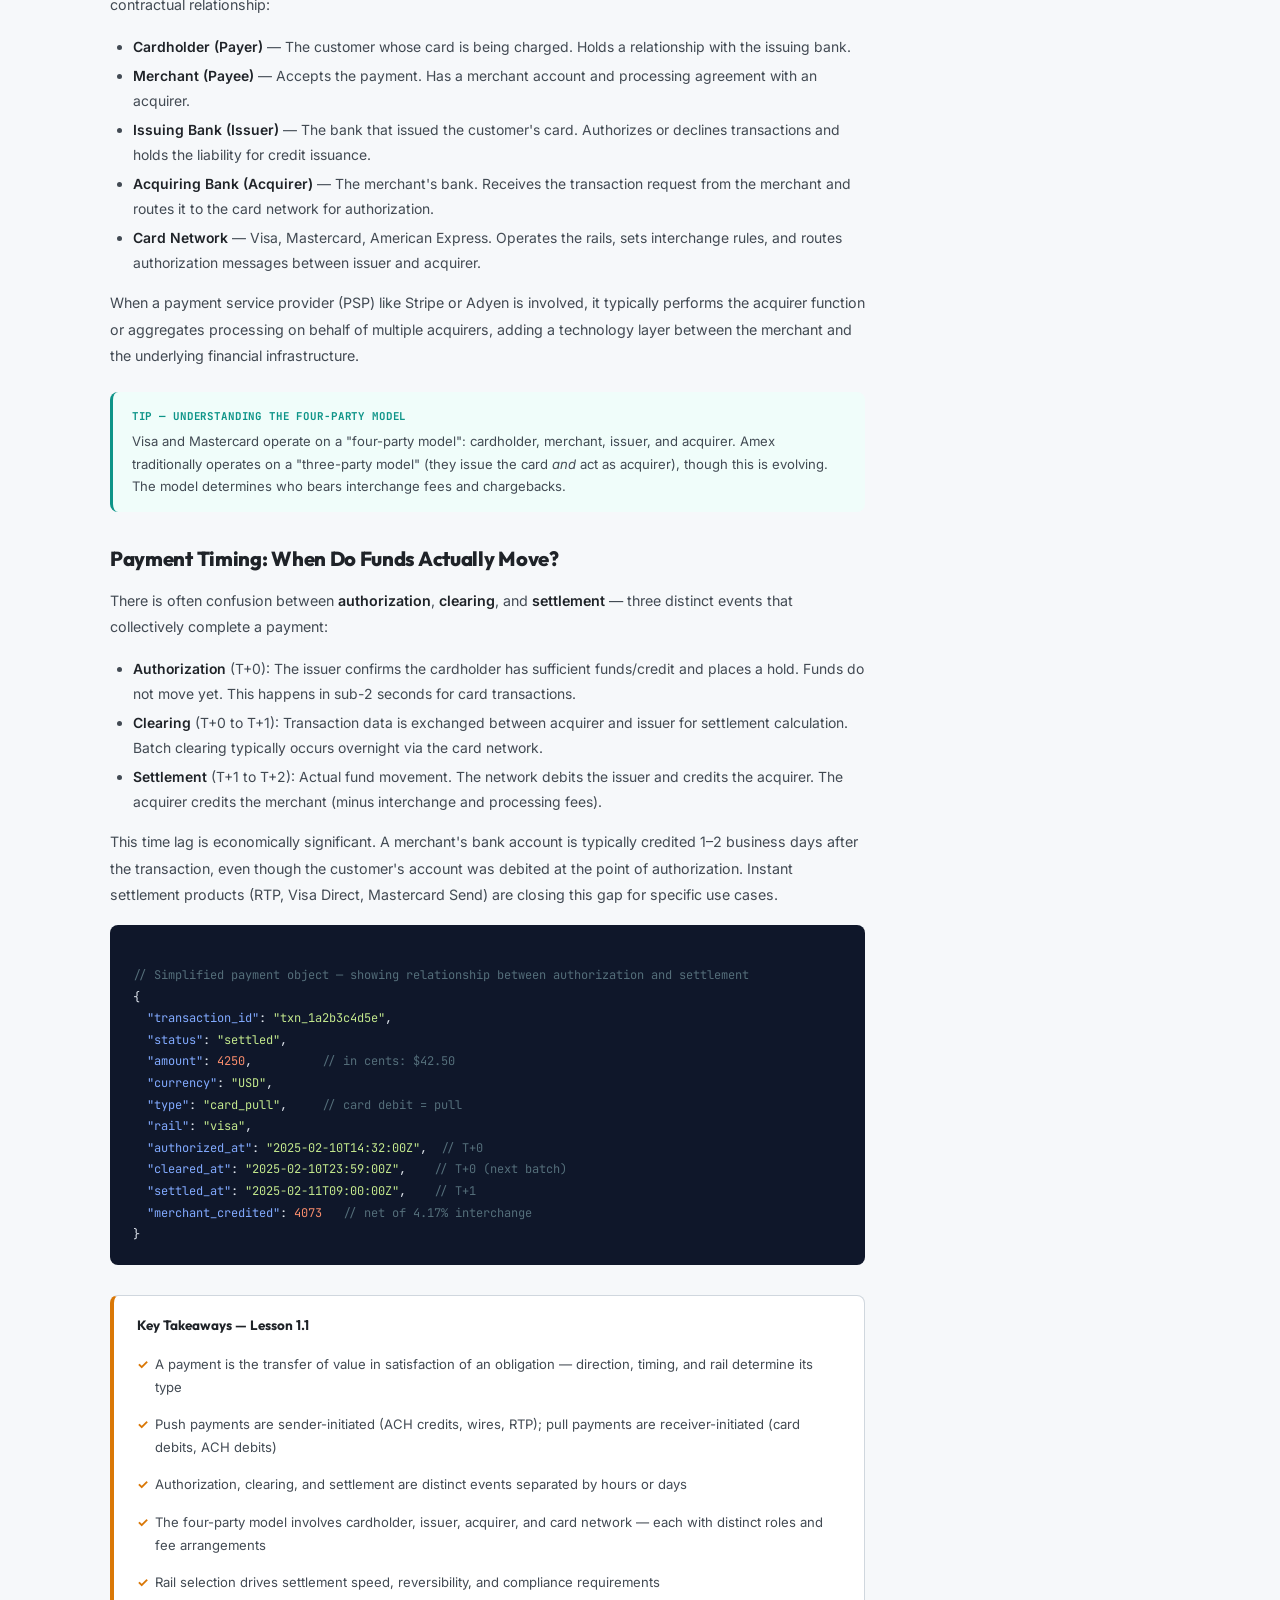
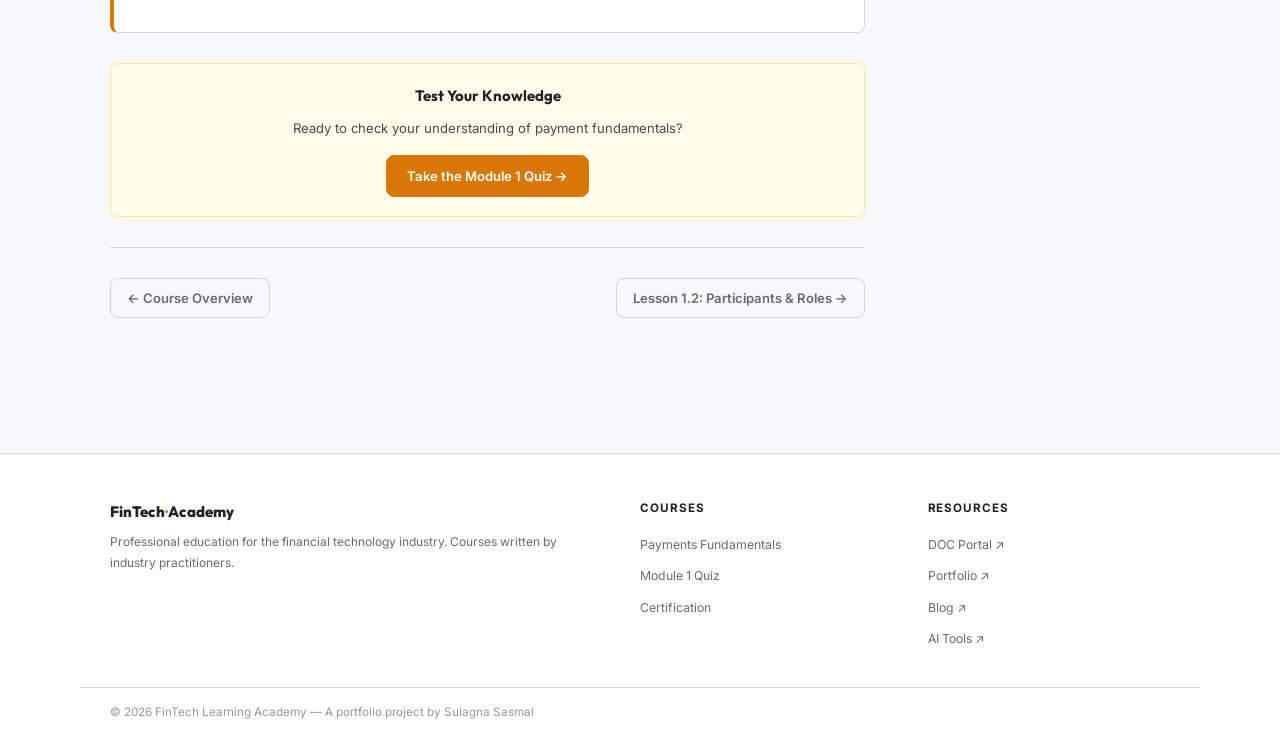
<file: lesson.html>
<!DOCTYPE html>
<html lang="en">
<head>
<meta charset="UTF-8">
<meta name="viewport" content="width=device-width, initial-scale=1.0">
<title>Payment Definition, Types & Core Concepts — FinTech Learning Academy</title>
<link rel="stylesheet" href="assets/css/style.css">
<link rel="icon" href="data:image/svg+xml,<svg xmlns='http://www.w3.org/2000/svg' viewBox='0 0 100 100'><text y='.9em' font-size='90'>🎓</text></svg>">
<script>(function(){var t=localStorage.getItem("theme");if(t)document.documentElement.setAttribute("data-theme",t);else if(window.matchMedia("(prefers-color-scheme:dark)").matches)document.documentElement.setAttribute("data-theme","dark");else document.documentElement.setAttribute("data-theme","light");})()</script>
</head>
<body>

<nav class="nav">
  <div class="nav-inner">
    <a href="index.html" class="nav-brand">FinTech<span>·</span>Academy</a>
    <div class="nav-links">
      <a href="index.html" class="nav-link">Courses</a>
      <a href="course-payments.html" class="nav-link active">Payments</a>
    </div>
    <div class="nav-actions">
      <a href="quiz.html" class="btn btn-primary btn-sm">Take Quiz →</a>
    </div>
  </div>
  <button class="theme-toggle" id="theme-toggle" aria-label="Toggle dark mode">&#9680;</button>
</nav>

<div class="lesson-layout">

  <!-- ARTICLE -->
  <article class="lesson-article">
    <div class="breadcrumb">
      <a href="index.html">Academy</a>
      <span class="breadcrumb-sep">›</span>
      <a href="course-payments.html">Payments Fundamentals</a>
      <span class="breadcrumb-sep">›</span>
      <span>Module 1</span>
      <span class="breadcrumb-sep">›</span>
      <span>Lesson 1.1</span>
    </div>

    <div style="display:flex;gap:0.5rem;margin-bottom:1.25rem;flex-wrap:wrap;">
      <span class="badge badge-amber">BEGINNER</span>
      <span class="badge badge-gray">15 min read</span>
      <span class="badge badge-gray">Module 1 · Lesson 1</span>
    </div>

    <h1 style="font-family:var(--font-display);font-size:1.85rem;font-weight:800;color:var(--text);letter-spacing:-0.025em;line-height:1.15;margin-bottom:1rem;">Payment Definition, Types &amp; Core Concepts</h1>
    <p style="font-size:1rem;color:var(--text-3);margin-bottom:2rem;font-style:italic;">Learn what a payment is, how payment types differ, and why these distinctions matter for system design and compliance.</p>

    <h2>What Is a Payment?</h2>
    <p>At its most fundamental level, a <strong>payment</strong> is the transfer of value from one party to another in satisfaction of an obligation. While this definition sounds straightforward, the mechanics underpinning modern payments involve dozens of institutions, multiple technology layers, and complex legal frameworks operating across milliseconds or multi-day settlement windows.</p>

    <p>In the context of financial services, payments are classified along several axes — direction of flow, timing of settlement, reversibility, and the rail (network) over which they travel. Understanding these axes is essential whether you're designing a payment product, writing API documentation, or building compliance controls.</p>

    <h2>Push vs. Pull Payments</h2>
    <p>The most fundamental distinction in payments is between <strong>push</strong> and <strong>pull</strong> transactions:</p>

    <ul>
      <li><strong>Push payments</strong> are initiated by the sender. The payer instructs their bank or payment service provider to move funds to a recipient. Wire transfers, ACH credits, and RTP transfers are push payments. The payer retains control — they decide when and how much to send.</li>
      <li><strong>Pull payments</strong> are initiated by the recipient. The payee uses a prior authorization to debit the payer's account. Direct debits, card payments, and ACH debits are pull payments. The payee pulls funds from the payer's account on agreed terms.</li>
    </ul>

    <p>This distinction has profound implications for disputes and reversibility. Pull payments can generally be reversed (chargebacks, return items). Push payments, particularly wire transfers, are typically final once the receiving bank credits the beneficiary account.</p>

    <div class="callout callout-note">
      <div class="callout-title">Note — Real-Time Push Payments</div>
      <p>Real-Time Payments (RTP) via The Clearing House and FedNow are push-only networks by design. This means the payer explicitly initiates every transfer. There is <em>no</em> pull capability — a feature that reduces fraud surface but limits use cases like subscription billing.</p>
    </div>

    <h2>Payment Types by Rail</h2>
    <p>Payment "rails" refer to the infrastructure and rules networks over which value travels. Each rail has different characteristics for speed, reversibility, cost, and coverage:</p>

    <div style="overflow-x:auto;margin:1.5rem 0;">
      <table style="width:100%;border-collapse:collapse;font-size:0.85rem;">
        <thead>
          <tr style="background:var(--bg-tag);border-bottom:2px solid var(--border);">
            <th style="padding:10px 12px;text-align:left;font-weight:700;color:var(--text);">Rail</th>
            <th style="padding:10px 12px;text-align:left;font-weight:700;color:var(--text);">Settlement</th>
            <th style="padding:10px 12px;text-align:left;font-weight:700;color:var(--text);">Reversible</th>
            <th style="padding:10px 12px;text-align:left;font-weight:700;color:var(--text);">Typical Use</th>
          </tr>
        </thead>
        <tbody>
          <tr style="border-bottom:1px solid var(--border);">
            <td style="padding:10px 12px;font-family:var(--font-mono);color:var(--amber);">ACH</td>
            <td style="padding:10px 12px;color:var(--text-2);">T+1 (batch)</td>
            <td style="padding:10px 12px;color:var(--teal);">Yes (60 days)</td>
            <td style="padding:10px 12px;color:var(--text-2);">Payroll, bill pay, subscriptions</td>
          </tr>
          <tr style="border-bottom:1px solid var(--border);">
            <td style="padding:10px 12px;font-family:var(--font-mono);color:var(--indigo);">Card (Visa/MC)</td>
            <td style="padding:10px 12px;color:var(--text-2);">T+1–T+2</td>
            <td style="padding:10px 12px;color:var(--teal);">Yes (chargeback)</td>
            <td style="padding:10px 12px;color:var(--text-2);">Retail POS, e-commerce</td>
          </tr>
          <tr style="border-bottom:1px solid var(--border);">
            <td style="padding:10px 12px;font-family:var(--font-mono);color:var(--purple);">Wire (Fedwire)</td>
            <td style="padding:10px 12px;color:var(--text-2);">Same-day</td>
            <td style="padding:10px 12px;color:var(--red);">No (final)</td>
            <td style="padding:10px 12px;color:var(--text-2);">Large-value interbank, real estate</td>
          </tr>
          <tr style="border-bottom:1px solid var(--border);">
            <td style="padding:10px 12px;font-family:var(--font-mono);color:var(--teal);">RTP / FedNow</td>
            <td style="padding:10px 12px;color:var(--text-2);">Seconds (24/7)</td>
            <td style="padding:10px 12px;color:var(--red);">No (near-final)</td>
            <td style="padding:10px 12px;color:var(--text-2);">Gig pay, insurance claims, B2C</td>
          </tr>
          <tr>
            <td style="padding:10px 12px;font-family:var(--font-mono);">SWIFT</td>
            <td style="padding:10px 12px;color:var(--text-2);">T+1–T+5</td>
            <td style="padding:10px 12px;color:var(--red);">Difficult</td>
            <td style="padding:10px 12px;color:var(--text-2);">Cross-border, trade finance</td>
          </tr>
        </tbody>
      </table>
    </div>

    <h2>Key Participants in a Payment Transaction</h2>
    <p>A single card payment at a coffee shop involves at least five distinct entities, each with a defined role and contractual relationship:</p>

    <ul>
      <li><strong>Cardholder (Payer)</strong> — The customer whose card is being charged. Holds a relationship with the issuing bank.</li>
      <li><strong>Merchant (Payee)</strong> — Accepts the payment. Has a merchant account and processing agreement with an acquirer.</li>
      <li><strong>Issuing Bank (Issuer)</strong> — The bank that issued the customer's card. Authorizes or declines transactions and holds the liability for credit issuance.</li>
      <li><strong>Acquiring Bank (Acquirer)</strong> — The merchant's bank. Receives the transaction request from the merchant and routes it to the card network for authorization.</li>
      <li><strong>Card Network</strong> — Visa, Mastercard, American Express. Operates the rails, sets interchange rules, and routes authorization messages between issuer and acquirer.</li>
    </ul>

    <p>When a payment service provider (PSP) like Stripe or Adyen is involved, it typically performs the acquirer function or aggregates processing on behalf of multiple acquirers, adding a technology layer between the merchant and the underlying financial infrastructure.</p>

    <div class="callout callout-tip">
      <div class="callout-title">Tip — Understanding the Four-Party Model</div>
      <p>Visa and Mastercard operate on a "four-party model": cardholder, merchant, issuer, and acquirer. Amex traditionally operates on a "three-party model" (they issue the card <em>and</em> act as acquirer), though this is evolving. The model determines who bears interchange fees and chargebacks.</p>
    </div>

    <h2>Payment Timing: When Do Funds Actually Move?</h2>
    <p>There is often confusion between <strong>authorization</strong>, <strong>clearing</strong>, and <strong>settlement</strong> — three distinct events that collectively complete a payment:</p>

    <ul>
      <li><strong>Authorization</strong> (T+0): The issuer confirms the cardholder has sufficient funds/credit and places a hold. Funds do not move yet. This happens in sub-2 seconds for card transactions.</li>
      <li><strong>Clearing</strong> (T+0 to T+1): Transaction data is exchanged between acquirer and issuer for settlement calculation. Batch clearing typically occurs overnight via the card network.</li>
      <li><strong>Settlement</strong> (T+1 to T+2): Actual fund movement. The network debits the issuer and credits the acquirer. The acquirer credits the merchant (minus interchange and processing fees).</li>
    </ul>

    <p>This time lag is economically significant. A merchant's bank account is typically credited 1–2 business days after the transaction, even though the customer's account was debited at the point of authorization. Instant settlement products (RTP, Visa Direct, Mastercard Send) are closing this gap for specific use cases.</p>

    <div class="code-block">
<span class="cmt">// Simplified payment object — showing relationship between authorization and settlement</span>
{
  <span class="key">"transaction_id"</span>: <span class="str">"txn_1a2b3c4d5e"</span>,
  <span class="key">"status"</span>: <span class="str">"settled"</span>,
  <span class="key">"amount"</span>: <span class="num">4250</span>,          <span class="cmt">// in cents: $42.50</span>
  <span class="key">"currency"</span>: <span class="str">"USD"</span>,
  <span class="key">"type"</span>: <span class="str">"card_pull"</span>,     <span class="cmt">// card debit = pull</span>
  <span class="key">"rail"</span>: <span class="str">"visa"</span>,
  <span class="key">"authorized_at"</span>: <span class="str">"2025-02-10T14:32:00Z"</span>,  <span class="cmt">// T+0</span>
  <span class="key">"cleared_at"</span>: <span class="str">"2025-02-10T23:59:00Z"</span>,    <span class="cmt">// T+0 (next batch)</span>
  <span class="key">"settled_at"</span>: <span class="str">"2025-02-11T09:00:00Z"</span>,    <span class="cmt">// T+1</span>
  <span class="key">"merchant_credited"</span>: <span class="num">4073</span>   <span class="cmt">// net of 4.17% interchange</span>
}</div>

    <div class="takeaways">
      <div class="takeaways-title">Key Takeaways — Lesson 1.1</div>
      <ul>
        <li>A payment is the transfer of value in satisfaction of an obligation — direction, timing, and rail determine its type</li>
        <li>Push payments are sender-initiated (ACH credits, wires, RTP); pull payments are receiver-initiated (card debits, ACH debits)</li>
        <li>Authorization, clearing, and settlement are distinct events separated by hours or days</li>
        <li>The four-party model involves cardholder, issuer, acquirer, and card network — each with distinct roles and fee arrangements</li>
        <li>Rail selection drives settlement speed, reversibility, and compliance requirements</li>
      </ul>
    </div>

    <div style="background:var(--amber-bg);border:1px solid var(--amber-border);border-radius:var(--radius);padding:1.25rem;text-align:center;margin:2rem 0;">
      <div style="font-family:var(--font-display);font-weight:700;color:var(--text);margin-bottom:0.5rem;">Test Your Knowledge</div>
      <p style="font-size:0.875rem;color:var(--text-2);margin-bottom:1rem;">Ready to check your understanding of payment fundamentals?</p>
      <a href="quiz.html" class="btn btn-primary">Take the Module 1 Quiz →</a>
    </div>

    <div class="lesson-nav">
      <a href="course-payments.html">← Course Overview</a>
      <a href="#">Lesson 1.2: Participants &amp; Roles →</a>
    </div>
  </article>

  <!-- SIDEBAR -->
  <aside class="lesson-sidebar">
    <div class="sidebar-card">
      <div class="sidebar-card-title">In This Lesson</div>
      <nav class="sidebar-toc">
        <a href="#what-is-payment">What Is a Payment?</a>
        <a href="#push-pull">Push vs. Pull Payments</a>
        <a href="#rails">Payment Types by Rail</a>
        <a href="#participants">Key Participants</a>
        <a href="#timing">Authorization vs. Settlement</a>
        <button class="theme-toggle" id="theme-toggle" aria-label="Toggle dark mode">&#9680;</button>
</nav>
    </div>
    <div class="sidebar-card">
      <div class="sidebar-card-title">Course Progress</div>
      <div class="progress-bar-wrap" data-course="payments" data-total="12">
        <div class="progress-label">
          <span>Payments Fundamentals</span>
          <span class="progress-pct">0%</span>
        </div>
        <div class="progress-bar"><div class="progress-fill" style="width:0%"></div></div>
      </div>
    </div>
    <div class="sidebar-card">
      <div class="sidebar-card-title">Key Terms</div>
      <div style="font-size:0.8rem;color:var(--text-2);">
        <div style="margin-bottom:0.5rem;"><strong style="color:var(--amber);font-family:var(--font-mono);">ACH</strong> — Automated Clearing House</div>
        <div style="margin-bottom:0.5rem;"><strong style="color:var(--amber);font-family:var(--font-mono);">PSP</strong> — Payment Service Provider</div>
        <div style="margin-bottom:0.5rem;"><strong style="color:var(--amber);font-family:var(--font-mono);">Acquirer</strong> — Merchant's bank</div>
        <div style="margin-bottom:0.5rem;"><strong style="color:var(--amber);font-family:var(--font-mono);">Issuer</strong> — Cardholder's bank</div>
        <div style="margin-bottom:0.5rem;"><strong style="color:var(--amber);font-family:var(--font-mono);">T+1</strong> — Settlement the next business day</div>
        <div><strong style="color:var(--amber);font-family:var(--font-mono);">RTP</strong> — Real-Time Payments (The Clearing House)</div>
      </div>
    </div>
    <div class="sidebar-card">
      <div class="sidebar-card-title">Next Up</div>
      <a href="#" style="display:block;font-size:0.82rem;color:var(--text-2);text-decoration:none;padding:0.5rem 0;border-bottom:1px solid var(--border);">Lesson 1.2 — Participants &amp; Roles →</a>
      <a href="quiz.html" style="display:block;font-size:0.82rem;color:var(--amber);text-decoration:none;padding:0.5rem 0;font-weight:600;">Module 1 Quiz →</a>
    </div>
  </aside>

</div>

<!-- FOOTER -->
<footer class="footer">
  <div class="footer-grid">
    <div>
      <div class="footer-brand">FinTech<span>·</span>Academy</div>
      <p class="footer-desc" style="margin-top:0.5rem;">Professional education for the financial technology industry. Courses written by industry practitioners.</p>
    </div>
    <div>
      <div class="footer-col-title">Courses</div>
      <ul class="footer-links">
        <li><a href="course-payments.html">Payments Fundamentals</a></li>
        <li><a href="quiz.html">Module 1 Quiz</a></li>
        <li><a href="certificate.html">Certification</a></li>
      </ul>
    </div>
    <div>
      <div class="footer-col-title">Resources</div>
      <ul class="footer-links">
        <li><a href="https://sulagnasasmal.github.io/doc-portal/" target="_blank" rel="noopener">DOC Portal ↗</a></li>
        <li><a href="https://sulagnasasmal.com/" target="_blank" rel="noopener">Portfolio ↗</a></li>
        <li><a href="https://sulagnasasmal.com/blog" target="_blank" rel="noopener">Blog ↗</a></li>
        <li><a href="https://sulagnasasmal.github.io/ai-doc-tools/" target="_blank" rel="noopener">AI Tools ↗</a></li>
      </ul>
    </div>
  </div>
  <div class="footer-bottom">
    <span class="footer-copyright">© 2026 FinTech Learning Academy — A portfolio project by Sulagna Sasmal</span>
  </div>
</footer>

<script src="assets/js/progress.js"></script>
<script src="assets/js/theme.js"></script>
</body>
</html>
</file>
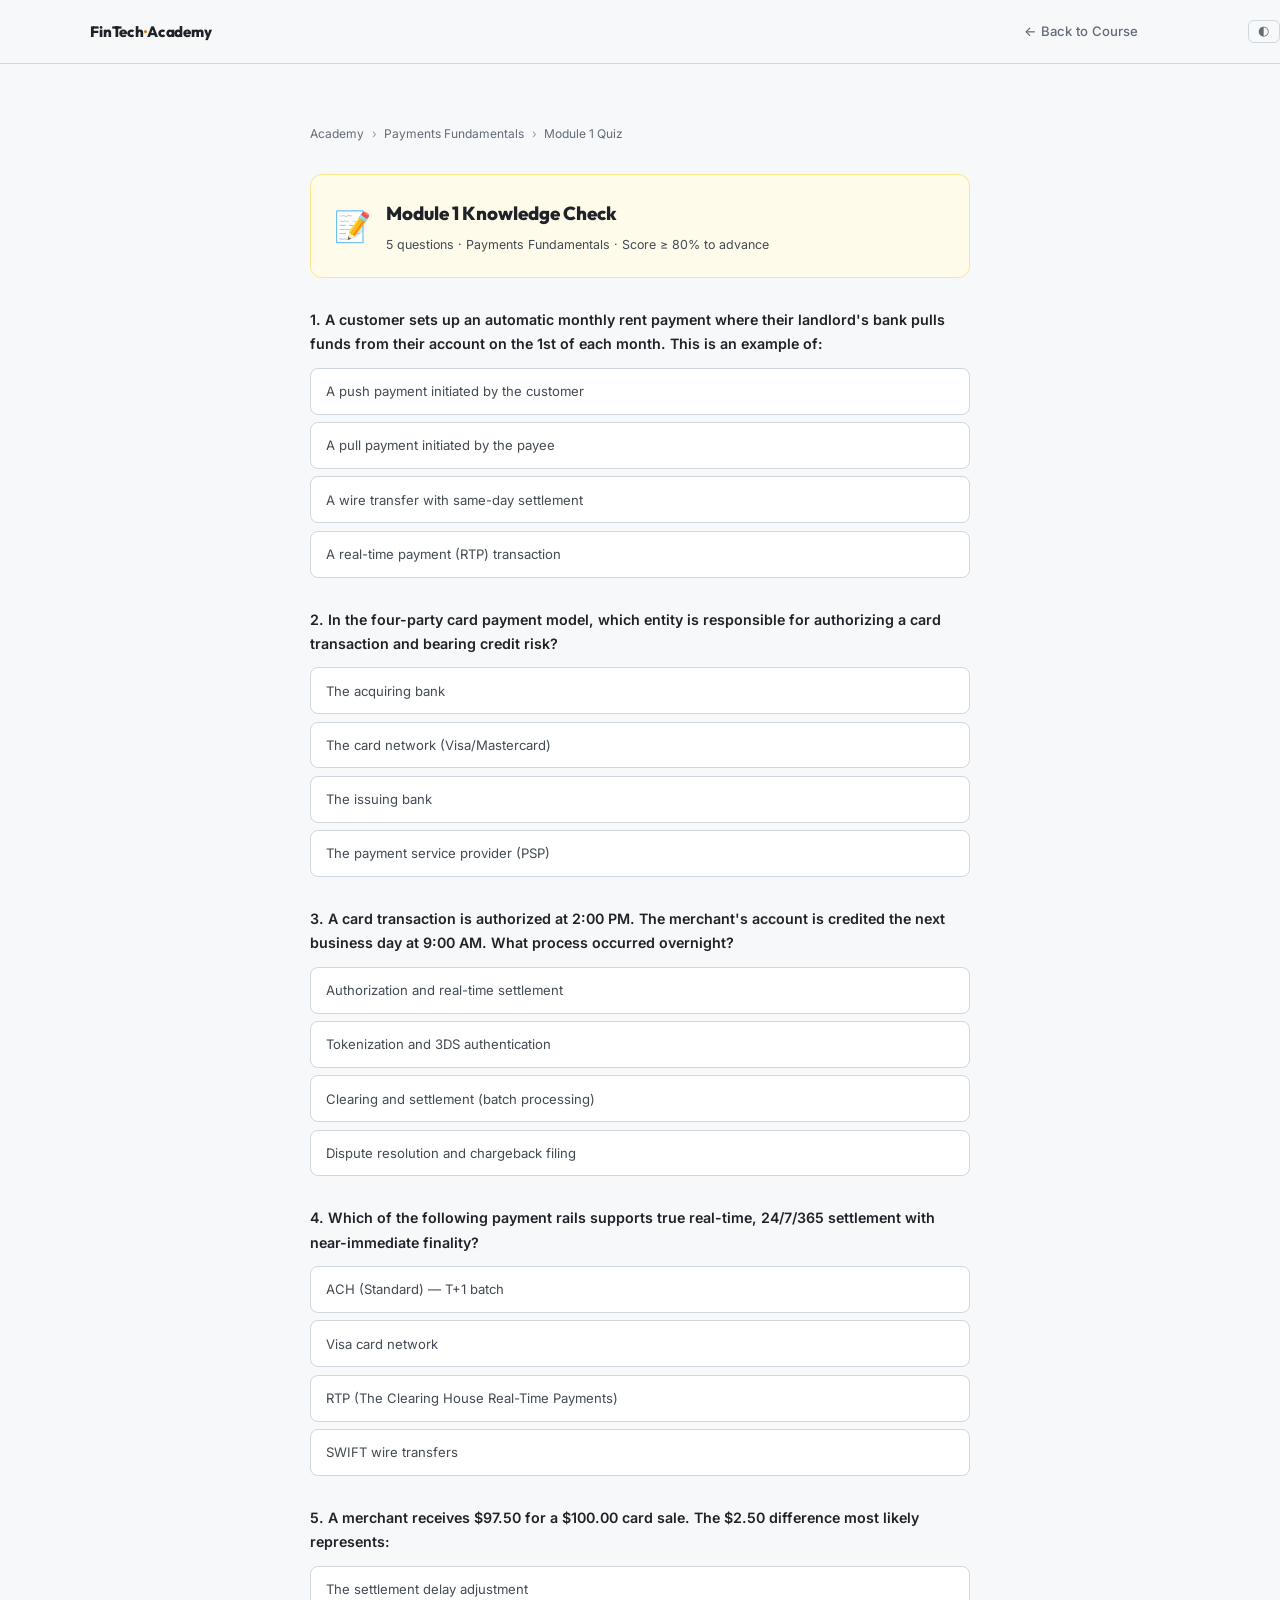
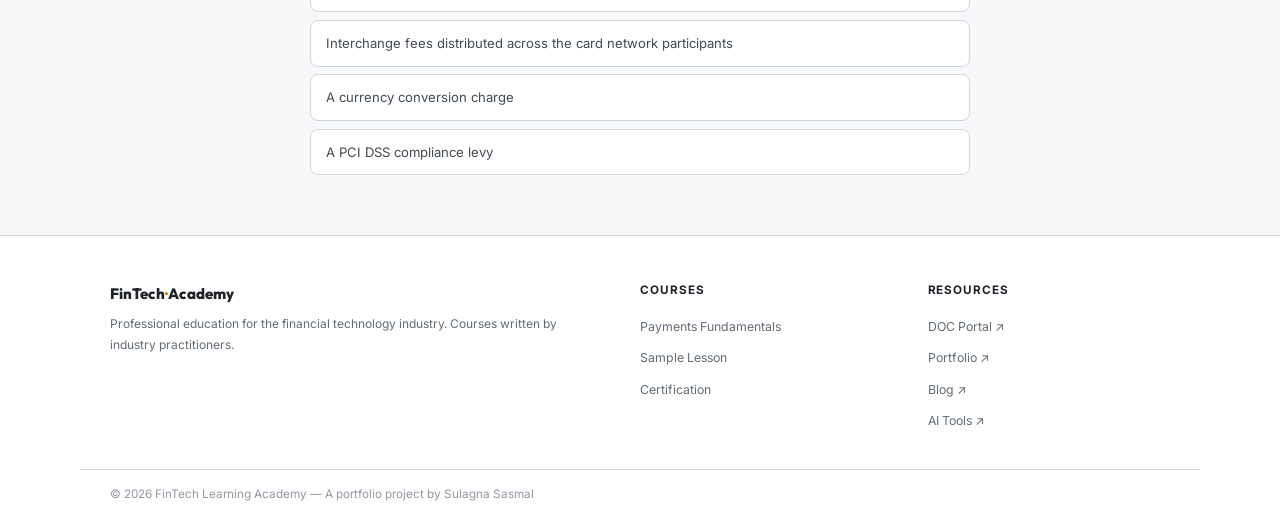
<file: quiz.html>
<!DOCTYPE html>
<html lang="en">
<head>
<meta charset="UTF-8">
<meta name="viewport" content="width=device-width, initial-scale=1.0">
<title>Module 1 Knowledge Check — FinTech Learning Academy</title>
<link rel="stylesheet" href="assets/css/style.css">
<link rel="icon" href="data:image/svg+xml,<svg xmlns='http://www.w3.org/2000/svg' viewBox='0 0 100 100'><text y='.9em' font-size='90'>🎓</text></svg>">
<script>(function(){var t=localStorage.getItem("theme");if(t)document.documentElement.setAttribute("data-theme",t);else if(window.matchMedia("(prefers-color-scheme:dark)").matches)document.documentElement.setAttribute("data-theme","dark");else document.documentElement.setAttribute("data-theme","light");})()</script>
</head>
<body>

<nav class="nav">
  <div class="nav-inner">
    <a href="index.html" class="nav-brand">FinTech<span>·</span>Academy</a>
    <div class="nav-links">
      <a href="course-payments.html" class="nav-link">← Back to Course</a>
    </div>
  </div>
  <button class="theme-toggle" id="theme-toggle" aria-label="Toggle dark mode">&#9680;</button>
</nav>

<div style="max-width:720px;margin:3rem auto;padding:0 2rem;">

  <div class="breadcrumb">
    <a href="index.html">Academy</a>
    <span class="breadcrumb-sep">›</span>
    <a href="course-payments.html">Payments Fundamentals</a>
    <span class="breadcrumb-sep">›</span>
    <span>Module 1 Quiz</span>
  </div>

  <div style="background:var(--amber-bg);border:1px solid var(--amber-border);border-radius:var(--radius-lg);padding:1.5rem;margin-bottom:2rem;margin-top:1rem;">
    <div style="display:flex;align-items:center;gap:1rem;">
      <div style="font-size:2rem;">📝</div>
      <div>
        <div style="font-family:var(--font-display);font-weight:800;color:var(--text);font-size:1.25rem;">Module 1 Knowledge Check</div>
        <div style="font-size:0.83rem;color:var(--text-2);margin-top:0.25rem;">5 questions · Payments Fundamentals · Score ≥ 80% to advance</div>
      </div>
    </div>
  </div>

  <div class="quiz-container">

    <!-- Q1 -->
    <div class="quiz-question" id="q1">
      <div class="quiz-q-text">1. A customer sets up an automatic monthly rent payment where their landlord's bank pulls funds from their account on the 1st of each month. This is an example of:</div>
      <div class="quiz-options">
        <div class="quiz-option" data-correct="false">A push payment initiated by the customer</div>
        <div class="quiz-option" data-correct="true">A pull payment initiated by the payee</div>
        <div class="quiz-option" data-correct="false">A wire transfer with same-day settlement</div>
        <div class="quiz-option" data-correct="false">A real-time payment (RTP) transaction</div>
      </div>
    </div>

    <!-- Q2 -->
    <div class="quiz-question" id="q2">
      <div class="quiz-q-text">2. In the four-party card payment model, which entity is responsible for authorizing a card transaction and bearing credit risk?</div>
      <div class="quiz-options">
        <div class="quiz-option" data-correct="false">The acquiring bank</div>
        <div class="quiz-option" data-correct="false">The card network (Visa/Mastercard)</div>
        <div class="quiz-option" data-correct="true">The issuing bank</div>
        <div class="quiz-option" data-correct="false">The payment service provider (PSP)</div>
      </div>
    </div>

    <!-- Q3 -->
    <div class="quiz-question" id="q3">
      <div class="quiz-q-text">3. A card transaction is authorized at 2:00 PM. The merchant's account is credited the next business day at 9:00 AM. What process occurred overnight?</div>
      <div class="quiz-options">
        <div class="quiz-option" data-correct="false">Authorization and real-time settlement</div>
        <div class="quiz-option" data-correct="false">Tokenization and 3DS authentication</div>
        <div class="quiz-option" data-correct="true">Clearing and settlement (batch processing)</div>
        <div class="quiz-option" data-correct="false">Dispute resolution and chargeback filing</div>
      </div>
    </div>

    <!-- Q4 -->
    <div class="quiz-question" id="q4">
      <div class="quiz-q-text">4. Which of the following payment rails supports true real-time, 24/7/365 settlement with near-immediate finality?</div>
      <div class="quiz-options">
        <div class="quiz-option" data-correct="false">ACH (Standard) — T+1 batch</div>
        <div class="quiz-option" data-correct="false">Visa card network</div>
        <div class="quiz-option" data-correct="true">RTP (The Clearing House Real-Time Payments)</div>
        <div class="quiz-option" data-correct="false">SWIFT wire transfers</div>
      </div>
    </div>

    <!-- Q5 -->
    <div class="quiz-question" id="q5">
      <div class="quiz-q-text">5. A merchant receives $97.50 for a $100.00 card sale. The $2.50 difference most likely represents:</div>
      <div class="quiz-options">
        <div class="quiz-option" data-correct="false">The settlement delay adjustment</div>
        <div class="quiz-option" data-correct="true">Interchange fees distributed across the card network participants</div>
        <div class="quiz-option" data-correct="false">A currency conversion charge</div>
        <div class="quiz-option" data-correct="false">A PCI DSS compliance levy</div>
      </div>
    </div>

    <!-- SCORE DISPLAY -->
    <div id="quiz-score" style="display:none;background:var(--bg-card);border:1px solid var(--border);border-radius:var(--radius-lg);padding:2.5rem;text-align:center;margin-top:2rem;">
      <div style="font-size:3rem;margin-bottom:1rem;">🎉</div>
      <div style="font-family:var(--font-display);font-size:2rem;font-weight:800;color:var(--amber);">
        <span id="score-count">0</span> / 5
      </div>
      <div style="color:var(--text-2);margin:0.5rem 0 1.5rem;font-size:0.9rem;">correct answers</div>
      <p style="color:var(--text-2);font-size:0.875rem;margin-bottom:1.5rem;">Score ≥ 4/5 (80%) qualifies you for the Module 1 certificate of completion.</p>
      <div style="display:flex;gap:0.75rem;justify-content:center;flex-wrap:wrap;">
        <a href="certificate.html" class="btn btn-primary">Claim Certificate →</a>
        <a href="lesson.html" class="btn btn-outline">Review Lesson</a>
      </div>
    </div>

  </div>
</div>

<!-- FOOTER -->
<footer class="footer">
  <div class="footer-grid">
    <div>
      <div class="footer-brand">FinTech<span>·</span>Academy</div>
      <p class="footer-desc" style="margin-top:0.5rem;">Professional education for the financial technology industry. Courses written by industry practitioners.</p>
    </div>
    <div>
      <div class="footer-col-title">Courses</div>
      <ul class="footer-links">
        <li><a href="course-payments.html">Payments Fundamentals</a></li>
        <li><a href="lesson.html">Sample Lesson</a></li>
        <li><a href="certificate.html">Certification</a></li>
      </ul>
    </div>
    <div>
      <div class="footer-col-title">Resources</div>
      <ul class="footer-links">
        <li><a href="https://sulagnasasmal.github.io/doc-portal/" target="_blank" rel="noopener">DOC Portal ↗</a></li>
        <li><a href="https://sulagnasasmal.com/" target="_blank" rel="noopener">Portfolio ↗</a></li>
        <li><a href="https://sulagnasasmal.com/blog" target="_blank" rel="noopener">Blog ↗</a></li>
        <li><a href="https://sulagnasasmal.github.io/ai-doc-tools/" target="_blank" rel="noopener">AI Tools ↗</a></li>
      </ul>
    </div>
  </div>
  <div class="footer-bottom">
    <span class="footer-copyright">© 2026 FinTech Learning Academy — A portfolio project by Sulagna Sasmal</span>
  </div>
</footer>

<script src="assets/js/progress.js"></script>
<script src="assets/js/theme.js"></script>
</body>
</html>
</file>
<file: assets/css/style.css>
/* ============================================================
   FinTech Learning Academy — Style System
   Design: Amber · Outfit · Inter · JetBrains Mono
   ============================================================ */

@import url('https://fonts.googleapis.com/css2?family=Outfit:wght@300;400;500;600;700;800&family=Inter:wght@400;500;600&family=JetBrains+Mono:wght@400;500&display=swap');

/* ── RESET ── */
*, *::before, *::after { margin: 0; padding: 0; box-sizing: border-box; }
html { font-size: 15px; scroll-behavior: smooth; }

/* ── DESIGN TOKENS ── */
:root {
  --bg:           #f6f8fa;
  --bg-card:      #ffffff;
  --bg-hover:     #f0f2f4;
  --bg-tag:       #eaeef2;
  --border:       #d0d7de;
  --border-dark:  #b0b8c2;
  --text:         #1f2328;
  --text-2:       #424a53;
  --text-3:       #636c76;
  --text-4:       #9198a1;

  --amber:        #d97706;
  --amber-hover:  #b45309;
  --amber-light:  #fef3c7;
  --amber-border: #fde68a;
  --amber-bg:     #fffbeb;

  --teal:         #0d9488;
  --teal-bg:      #f0fdfa;
  --teal-border:  #99f6e4;

  --indigo:       #4c6ef5;
  --indigo-bg:    #edf2ff;
  --indigo-border:#c5d0fd;

  --purple:       #7c3aed;
  --purple-bg:    #f5f3ff;
  --purple-border:#ddd6fe;

  --green:        #1a7f37;
  --green-bg:     #dafbe1;
  --green-border: #99e6b0;

  --red:          #cf222e;
  --red-bg:       #ffebe9;
  --red-border:   #ffcecb;

  --code-bg:      #0f172a;
  --code-text:    #e2e8f0;

  --nav-h:        64px;
  --wide-w:       1120px;
  --content-w:    800px;
  --radius:       8px;
  --radius-lg:    12px;
  --shadow:       0 1px 3px rgba(31,35,40,0.08), 0 4px 12px rgba(31,35,40,0.04);
  --shadow-lg:    0 4px 16px rgba(31,35,40,0.12);

  --font-display: 'Outfit', system-ui, sans-serif;
  --font-body:    'Inter', system-ui, sans-serif;
  --font-mono:    'JetBrains Mono', 'Cascadia Code', monospace;
}

body { font-family: var(--font-body); background: var(--bg); color: var(--text); line-height: 1.7; }

::-webkit-scrollbar { width: 6px; }
::-webkit-scrollbar-track { background: transparent; }
::-webkit-scrollbar-thumb { background: var(--border-dark); border-radius: 10px; }

/* ── NAV ── */
.nav {
  position: sticky; top: 0; z-index: 100; height: var(--nav-h);
  background: rgba(246,248,250,0.95); backdrop-filter: blur(12px);
  border-bottom: 1px solid var(--border);
  display: flex; align-items: center;
}
.nav-inner {
  max-width: var(--wide-w); margin: 0 auto; padding: 0 2rem; width: 100%;
  display: flex; align-items: center; justify-content: space-between; gap: 2rem;
}
.nav-brand {
  font-family: var(--font-display); font-size: 1rem; font-weight: 800;
  color: var(--text); text-decoration: none; letter-spacing: -0.01em;
}
.nav-brand span { color: var(--amber); }
.nav-links { display: flex; align-items: center; gap: 0.25rem; }
.nav-link {
  color: var(--text-3); text-decoration: none; font-size: 0.875rem; font-weight: 500;
  padding: 6px 12px; border-radius: var(--radius); transition: background 0.15s, color 0.15s;
}
.nav-link:hover, .nav-link.active { background: var(--bg-hover); color: var(--text); }
.nav-actions { display: flex; align-items: center; gap: 0.5rem; }

/* ── BUTTONS ── */
.btn {
  display: inline-flex; align-items: center; gap: 6px;
  font-family: var(--font-body); font-size: 0.875rem; font-weight: 600;
  padding: 9px 20px; border-radius: var(--radius); text-decoration: none;
  transition: all 0.15s; cursor: pointer; border: none; white-space: nowrap;
}
.btn-primary { background: var(--amber); color: #fff; border: 1px solid var(--amber); }
.btn-primary:hover { background: var(--amber-hover); border-color: var(--amber-hover); }
.btn-outline { background: transparent; color: var(--text-2); border: 1px solid var(--border); }
.btn-outline:hover { background: var(--bg-hover); color: var(--text); border-color: var(--border-dark); }
.btn-teal { background: var(--teal); color: #fff; border: 1px solid var(--teal); }
.btn-teal:hover { background: #0f766e; border-color: #0f766e; }
.btn-indigo { background: var(--indigo); color: #fff; border: 1px solid var(--indigo); }
.btn-sm { padding: 6px 14px; font-size: 0.8rem; }

/* ── BADGES ── */
.badge {
  display: inline-flex; align-items: center; gap: 4px;
  font-family: var(--font-mono); font-size: 0.68rem; font-weight: 500; line-height: 1;
  padding: 3px 8px; border-radius: 20px; white-space: nowrap;
}
.badge-amber   { background: var(--amber-bg);   color: var(--amber);   border: 1px solid var(--amber-border); }
.badge-teal    { background: var(--teal-bg);     color: var(--teal);    border: 1px solid var(--teal-border); }
.badge-indigo  { background: var(--indigo-bg);   color: var(--indigo);  border: 1px solid var(--indigo-border); }
.badge-purple  { background: var(--purple-bg);   color: var(--purple);  border: 1px solid var(--purple-border); }
.badge-green   { background: var(--green-bg);    color: var(--green);   border: 1px solid var(--green-border); }
.badge-red     { background: var(--red-bg);      color: var(--red);     border: 1px solid var(--red-border); }
.badge-gray    { background: var(--bg-tag);      color: var(--text-2);  border: 1px solid var(--border); }

/* ── LAYOUT ── */
.container { max-width: var(--wide-w); margin: 0 auto; padding: 0 2rem; }
.container-narrow { max-width: var(--content-w); margin: 0 auto; padding: 0 2rem; }
.section { padding: 4rem 0; }
.section-label {
  font-family: var(--font-mono); font-size: 0.68rem; font-weight: 700;
  letter-spacing: 0.12em; text-transform: uppercase; color: var(--amber);
  margin-bottom: 0.5rem;
}
.section-title {
  font-family: var(--font-display); font-size: clamp(1.5rem, 3vw, 2rem);
  font-weight: 800; color: var(--text); line-height: 1.15;
  letter-spacing: -0.02em; margin-bottom: 1rem;
}
.section-sub { color: var(--text-3); font-size: 0.95rem; line-height: 1.75; max-width: 540px; }

/* ── HERO ── */
.hero {
  padding: 5rem 0 3.5rem;
  background: linear-gradient(180deg, var(--bg) 0%, var(--bg-card) 100%);
  border-bottom: 1px solid var(--border);
}
.hero-inner {
  max-width: var(--wide-w); margin: 0 auto; padding: 0 2rem;
  display: grid; grid-template-columns: 1fr 380px; gap: 4rem; align-items: center;
}
.hero-eyebrow {
  font-family: var(--font-mono); font-size: 0.7rem; font-weight: 700;
  letter-spacing: 0.1em; text-transform: uppercase; color: var(--amber);
  margin-bottom: 1rem;
}
.hero h1 {
  font-family: var(--font-display); font-size: clamp(2rem, 4vw, 3rem);
  font-weight: 800; color: var(--text); line-height: 1.1;
  letter-spacing: -0.025em; margin-bottom: 1rem;
}
.hero-sub { color: var(--text-2); font-size: 1rem; line-height: 1.85; margin-bottom: 2rem; max-width: 500px; }
.hero-actions { display: flex; gap: 0.75rem; flex-wrap: wrap; }

/* ── STATS STRIP ── */
.stats-strip {
  background: var(--bg-card); border-top: 1px solid var(--border); border-bottom: 1px solid var(--border);
}
.stats-grid {
  max-width: var(--wide-w); margin: 0 auto; padding: 1.5rem 2rem;
  display: grid; grid-template-columns: repeat(4, 1fr); gap: 1rem;
}
.stat-item { text-align: center; }
.stat-number {
  font-family: var(--font-display); font-size: 1.75rem; font-weight: 800;
  color: var(--amber); display: block; line-height: 1;
}
.stat-label { font-size: 0.8rem; color: var(--text-3); margin-top: 0.25rem; }

/* ── COURSE CARDS GRID ── */
.course-grid {
  display: grid; grid-template-columns: repeat(2, 1fr); gap: 1.5rem;
  margin-top: 2rem;
}
.course-card {
  background: var(--bg-card); border: 1px solid var(--border);
  border-radius: var(--radius-lg); overflow: hidden;
  transition: box-shadow 0.2s, transform 0.2s; text-decoration: none;
  display: flex; flex-direction: column;
}
.course-card:hover { box-shadow: var(--shadow-lg); transform: translateY(-2px); }
.course-header {
  height: 8px;
}
.course-header-amber  { background: linear-gradient(90deg, var(--amber), #f59e0b); }
.course-header-teal   { background: linear-gradient(90deg, var(--teal), #14b8a6); }
.course-header-indigo { background: linear-gradient(90deg, var(--indigo), #818cf8); }
.course-header-purple { background: linear-gradient(90deg, var(--purple), #a855f7); }
.course-body { padding: 1.5rem; flex: 1; display: flex; flex-direction: column; }
.course-meta { display: flex; align-items: center; gap: 0.5rem; margin-bottom: 0.75rem; flex-wrap: wrap; }
.course-title {
  font-family: var(--font-display); font-size: 1.15rem; font-weight: 700;
  color: var(--text); margin-bottom: 0.5rem; line-height: 1.25;
}
.course-desc { font-size: 0.88rem; color: var(--text-3); line-height: 1.7; flex: 1; margin-bottom: 1rem; }
.course-stats {
  display: flex; gap: 1.25rem; margin-bottom: 1rem;
  font-size: 0.78rem; color: var(--text-3);
}
.course-stats span { display: flex; align-items: center; gap: 0.3rem; }
.skills-list { display: flex; gap: 0.4rem; flex-wrap: wrap; margin-bottom: 1.25rem; }
.skill-chip {
  font-family: var(--font-mono); font-size: 0.68rem; padding: 3px 8px;
  background: var(--bg-tag); border: 1px solid var(--border); border-radius: 4px;
  color: var(--text-2);
}
.progress-bar-wrap { margin-bottom: 1.25rem; }
.progress-label { font-size: 0.75rem; color: var(--text-4); margin-bottom: 0.35rem; display: flex; justify-content: space-between; }
.progress-bar { height: 4px; background: var(--bg-tag); border-radius: 2px; overflow: hidden; }
.progress-fill { height: 100%; background: var(--amber); border-radius: 2px; transition: width 0.5s ease; }

/* ── MODULE ACCORDION ── */
.module-list { display: flex; flex-direction: column; gap: 0.5rem; margin-top: 1.5rem; }
.module-item {
  background: var(--bg-card); border: 1px solid var(--border); border-radius: var(--radius);
  overflow: hidden;
}
.module-header {
  display: flex; align-items: center; gap: 1rem; padding: 1rem 1.25rem;
  cursor: pointer; transition: background 0.15s; user-select: none;
}
.module-header:hover { background: var(--bg-hover); }
.module-number {
  width: 28px; height: 28px; border-radius: 50%; display: flex; align-items: center; justify-content: center;
  font-family: var(--font-display); font-size: 0.78rem; font-weight: 700; flex-shrink: 0;
  background: var(--amber-bg); color: var(--amber); border: 1px solid var(--amber-border);
}
.module-title-wrap { flex: 1; }
.module-title { font-weight: 600; color: var(--text); font-size: 0.92rem; }
.module-subtitle { font-size: 0.78rem; color: var(--text-3); margin-top: 0.1rem; }
.module-chevron { color: var(--text-3); font-size: 0.8rem; transition: transform 0.2s; }
.module-item.open .module-chevron { transform: rotate(90deg); }
.module-lessons { padding: 0 1.25rem 1rem 3.5rem; display: none; }
.module-item.open .module-lessons { display: block; }
.lesson-link {
  display: flex; align-items: center; gap: 0.75rem; padding: 0.6rem 0;
  border-bottom: 1px solid var(--border); text-decoration: none; color: var(--text-2);
  font-size: 0.875rem; transition: color 0.15s;
}
.lesson-link:last-child { border-bottom: none; }
.lesson-link:hover { color: var(--amber); }
.lesson-icon { width: 18px; height: 18px; background: var(--bg-tag); border-radius: 50%; display: flex; align-items: center; justify-content: center; font-size: 0.6rem; flex-shrink: 0; }
.lesson-duration { margin-left: auto; font-family: var(--font-mono); font-size: 0.72rem; color: var(--text-4); }

/* ── LESSON CONTENT ── */
.lesson-layout {
  display: grid; grid-template-columns: 1fr 260px; gap: 3rem;
  max-width: var(--wide-w); margin: 0 auto; padding: 3rem 2rem;
}
.lesson-article {}
.lesson-article h2 {
  font-family: var(--font-display); font-size: 1.35rem; font-weight: 800;
  color: var(--text); margin: 2rem 0 0.75rem; letter-spacing: -0.015em;
}
.lesson-article h3 {
  font-family: var(--font-display); font-size: 1.05rem; font-weight: 700;
  color: var(--text); margin: 1.5rem 0 0.5rem;
}
.lesson-article p { color: var(--text-2); font-size: 0.95rem; line-height: 1.85; margin-bottom: 1.1rem; }
.lesson-article ul, .lesson-article ol { color: var(--text-2); padding-left: 1.5rem; margin-bottom: 1rem; }
.lesson-article li { font-size: 0.93rem; line-height: 1.75; margin-bottom: 0.35rem; }
.lesson-article strong { color: var(--text); font-weight: 600; }
.lesson-article code {
  font-family: var(--font-mono); font-size: 0.85em; background: var(--bg-tag);
  border: 1px solid var(--border); padding: 1px 6px; border-radius: 4px; color: var(--indigo);
}

.callout {
  border-radius: var(--radius); padding: 1rem 1.25rem; margin: 1.5rem 0;
  border-left: 3px solid;
}
.callout-note { background: var(--amber-bg); border-color: var(--amber); }
.callout-note .callout-title { color: var(--amber); }
.callout-tip { background: var(--teal-bg); border-color: var(--teal); }
.callout-tip .callout-title { color: var(--teal); }
.callout-warning { background: var(--red-bg); border-color: var(--red); }
.callout-warning .callout-title { color: var(--red); }
.callout-title { font-family: var(--font-mono); font-size: 0.72rem; font-weight: 700; text-transform: uppercase; letter-spacing: 0.08em; margin-bottom: 0.35rem; }
.callout p { font-size: 0.875rem; line-height: 1.7; color: var(--text-2); margin: 0; }

.code-block {
  background: var(--code-bg); color: var(--code-text); border-radius: var(--radius);
  padding: 1.25rem 1.5rem; margin: 1rem 0;
  font-family: var(--font-mono); font-size: 0.8rem; line-height: 1.8;
  overflow-x: auto; white-space: pre;
}
.code-block .kw  { color: #c792ea; }
.code-block .str { color: #c3e88d; }
.code-block .num { color: #f78c6c; }
.code-block .cmt { color: #546e7a; }
.code-block .key { color: #82aaff; }

/* ── LESSON SIDEBAR ── */
.lesson-sidebar {}
.sidebar-card {
  background: var(--bg-card); border: 1px solid var(--border); border-radius: var(--radius-lg);
  padding: 1.25rem; margin-bottom: 1.25rem;
}
.sidebar-card-title {
  font-family: var(--font-display); font-size: 0.85rem; font-weight: 700;
  color: var(--text); margin-bottom: 0.75rem;
}
.sidebar-toc a {
  display: flex; padding: 0.4rem 0; font-size: 0.8rem; color: var(--text-3);
  text-decoration: none; border-bottom: 1px solid var(--border); transition: color 0.15s;
}
.sidebar-toc a:last-child { border-bottom: none; }
.sidebar-toc a:hover { color: var(--amber); }

/* ── QUIZ ── */
.quiz-container { max-width: 680px; margin: 0 auto; }
.quiz-question { margin-bottom: 2rem; }
.quiz-q-text { font-weight: 600; font-size: 0.95rem; color: var(--text); margin-bottom: 0.75rem; }
.quiz-options { display: flex; flex-direction: column; gap: 0.5rem; }
.quiz-option {
  padding: 0.75rem 1rem; border: 1px solid var(--border); border-radius: var(--radius);
  cursor: pointer; font-size: 0.875rem; color: var(--text-2);
  transition: all 0.15s; background: var(--bg-card);
}
.quiz-option:hover { border-color: var(--amber); background: var(--amber-bg); color: var(--text); }
.quiz-option.correct { border-color: var(--teal); background: var(--teal-bg); color: var(--teal); }
.quiz-option.incorrect { border-color: var(--red); background: var(--red-bg); color: var(--red); }
.quiz-result { text-align: center; padding: 2rem; border: 1px solid var(--border); border-radius: var(--radius-lg); background: var(--bg-card); }
.quiz-score { font-family: var(--font-display); font-size: 3rem; font-weight: 800; color: var(--amber); }

/* ── BREADCRUMB ── */
.breadcrumb {
  display: flex; align-items: center; gap: 0.5rem;
  font-size: 0.8rem; color: var(--text-3); padding: 1rem 0; flex-wrap: wrap;
}
.breadcrumb a { color: var(--text-3); text-decoration: none; }
.breadcrumb a:hover { color: var(--amber); }
.breadcrumb-sep { color: var(--text-4); }

/* ── CERTIFICATE ── */
.certificate-wrap {
  max-width: 720px; margin: 3rem auto; padding: 0 2rem;
}
.certificate-frame {
  background: var(--bg-card); border: 2px solid var(--amber-border); border-radius: 16px;
  padding: 3rem; text-align: center; position: relative;
  box-shadow: 0 0 0 6px var(--amber-bg), 0 0 0 8px var(--amber-border);
}
.certificate-header { font-family: var(--font-display); font-size: 0.8rem; font-weight: 700; letter-spacing: 0.15em; text-transform: uppercase; color: var(--text-3); margin-bottom: 1rem; }
.certificate-title { font-family: var(--font-display); font-size: 2.5rem; font-weight: 800; color: var(--text); letter-spacing: -0.02em; margin-bottom: 0.5rem; }
.certificate-sub { font-size: 0.95rem; color: var(--text-3); margin-bottom: 2rem; }
.certificate-name { font-family: var(--font-display); font-size: 2rem; font-weight: 700; color: var(--amber); border-bottom: 2px solid var(--amber-border); padding-bottom: 0.5rem; display: inline-block; min-width: 280px; margin-bottom: 0.5rem; }
.certificate-course { font-size: 1rem; color: var(--text-2); margin-bottom: 2rem; }
.certificate-seal { font-size: 3rem; margin: 1rem 0; }
.certificate-footer { display: flex; justify-content: space-around; margin-top: 2rem; }
.certificate-sig { text-align: center; }
.certificate-sig-line { width: 140px; height: 1px; background: var(--border-dark); margin: 0 auto 0.35rem; }
.certificate-sig-name { font-size: 0.78rem; color: var(--text-3); }

/* ── TAKEAWAYS BOX ── */
.takeaways {
  background: var(--bg-card); border: 1px solid var(--border); border-left: 4px solid var(--amber);
  border-radius: var(--radius); padding: 1.25rem 1.5rem; margin: 2rem 0;
}
.takeaways-title { font-family: var(--font-display); font-size: 0.9rem; font-weight: 700; color: var(--text); margin-bottom: 0.75rem; }
.takeaways ul { list-style: none; padding: 0; }
.takeaways li { font-size: 0.875rem; color: var(--text-2); padding: 0.3rem 0; padding-left: 1.25rem; position: relative; }
.takeaways li::before { content: '✓'; position: absolute; left: 0; color: var(--amber); font-weight: 700; }

/* ── LESSON NAV ── */
.lesson-nav { display: flex; justify-content: space-between; padding: 2rem 0; border-top: 1px solid var(--border); margin-top: 2rem; }
.lesson-nav a { display: flex; align-items: center; gap: 0.5rem; text-decoration: none; font-size: 0.875rem; font-weight: 600; color: var(--text-3); padding: 8px 16px; border: 1px solid var(--border); border-radius: var(--radius); transition: all 0.15s; }
.lesson-nav a:hover { background: var(--amber-bg); border-color: var(--amber); color: var(--amber); }

/* ── FOOTER ── */
.footer { background: var(--bg-card); border-top: 1px solid var(--border); padding: 3rem 0 1.5rem; margin-top: 4rem; }
.footer-grid { max-width: var(--wide-w); margin: 0 auto; padding: 0 2rem; display: grid; grid-template-columns: 2fr 1fr 1fr; gap: 3rem; }
.footer-brand { font-family: var(--font-display); font-size: 1rem; font-weight: 800; color: var(--text); margin-bottom: 0.5rem; }
.footer-brand span { color: var(--amber); }
.footer-desc { font-size: 0.8rem; color: var(--text-3); line-height: 1.7; }
.footer-col-title { font-size: 0.78rem; font-weight: 700; text-transform: uppercase; letter-spacing: 0.08em; color: var(--text); margin-bottom: 0.75rem; }
.footer-links { list-style: none; }
.footer-links li { margin-bottom: 0.4rem; }
.footer-links a { font-size: 0.82rem; color: var(--text-3); text-decoration: none; }
.footer-links a:hover { color: var(--amber); }
.footer-bottom { max-width: var(--wide-w); margin: 2rem auto 0; padding: 1rem 2rem 0; border-top: 1px solid var(--border); display: flex; justify-content: space-between; align-items: center; }
.footer-copyright { font-size: 0.78rem; color: var(--text-4); }

/* ── DIVIDER ── */
.divider-line { border: none; border-top: 1px solid var(--border); margin: 0; }

/* ── RESPONSIVE ── */
@media (max-width: 1024px) {
  .course-grid { grid-template-columns: 1fr; }
  .hero-inner { grid-template-columns: 1fr; }
  .lesson-layout { grid-template-columns: 1fr; }
  .footer-grid { grid-template-columns: 1fr 1fr; }
}
@media (max-width: 768px) {
  .stats-grid { grid-template-columns: repeat(2, 1fr); }
  .nav-links { display: none; }
  .footer-grid { grid-template-columns: 1fr; gap: 2rem; }
}

/* ═══════════════════════════════════════════════
   DARK THEME
   ═══════════════════════════════════════════════ */
[data-theme="dark"] {
  --bg:          #0f172a;
  --bg-card:     #1e293b;
  --bg-hover:    #334155;
  --bg-tag:      #1e293b;
  --border:      #334155;
  --border-dark: #475569;
  --text:        #f1f5f9;
  --text-2:      #cbd5e1;
  --text-3:      #94a3b8;
  --text-4:      #64748b;
  --code-bg:     #0f172a;
  --code-text:   #e2e8f0;
}
[data-theme="dark"] .nav { background: rgba(15,23,42,0.95); border-bottom-color: var(--border); }
[data-theme="dark"] body { background: var(--bg); color: var(--text); }

/* Theme toggle */
.theme-toggle {
  background: none;
  border: 1px solid var(--border);
  color: var(--text-3);
  cursor: pointer;
  border-radius: 6px;
  padding: 0.3rem 0.65rem;
  font-size: 0.85rem;
  line-height: 1;
  margin-left: 0.5rem;
  transition: background 0.15s, color 0.15s;
}
.theme-toggle:hover { background: var(--bg-hover); color: var(--text); }
</file>
